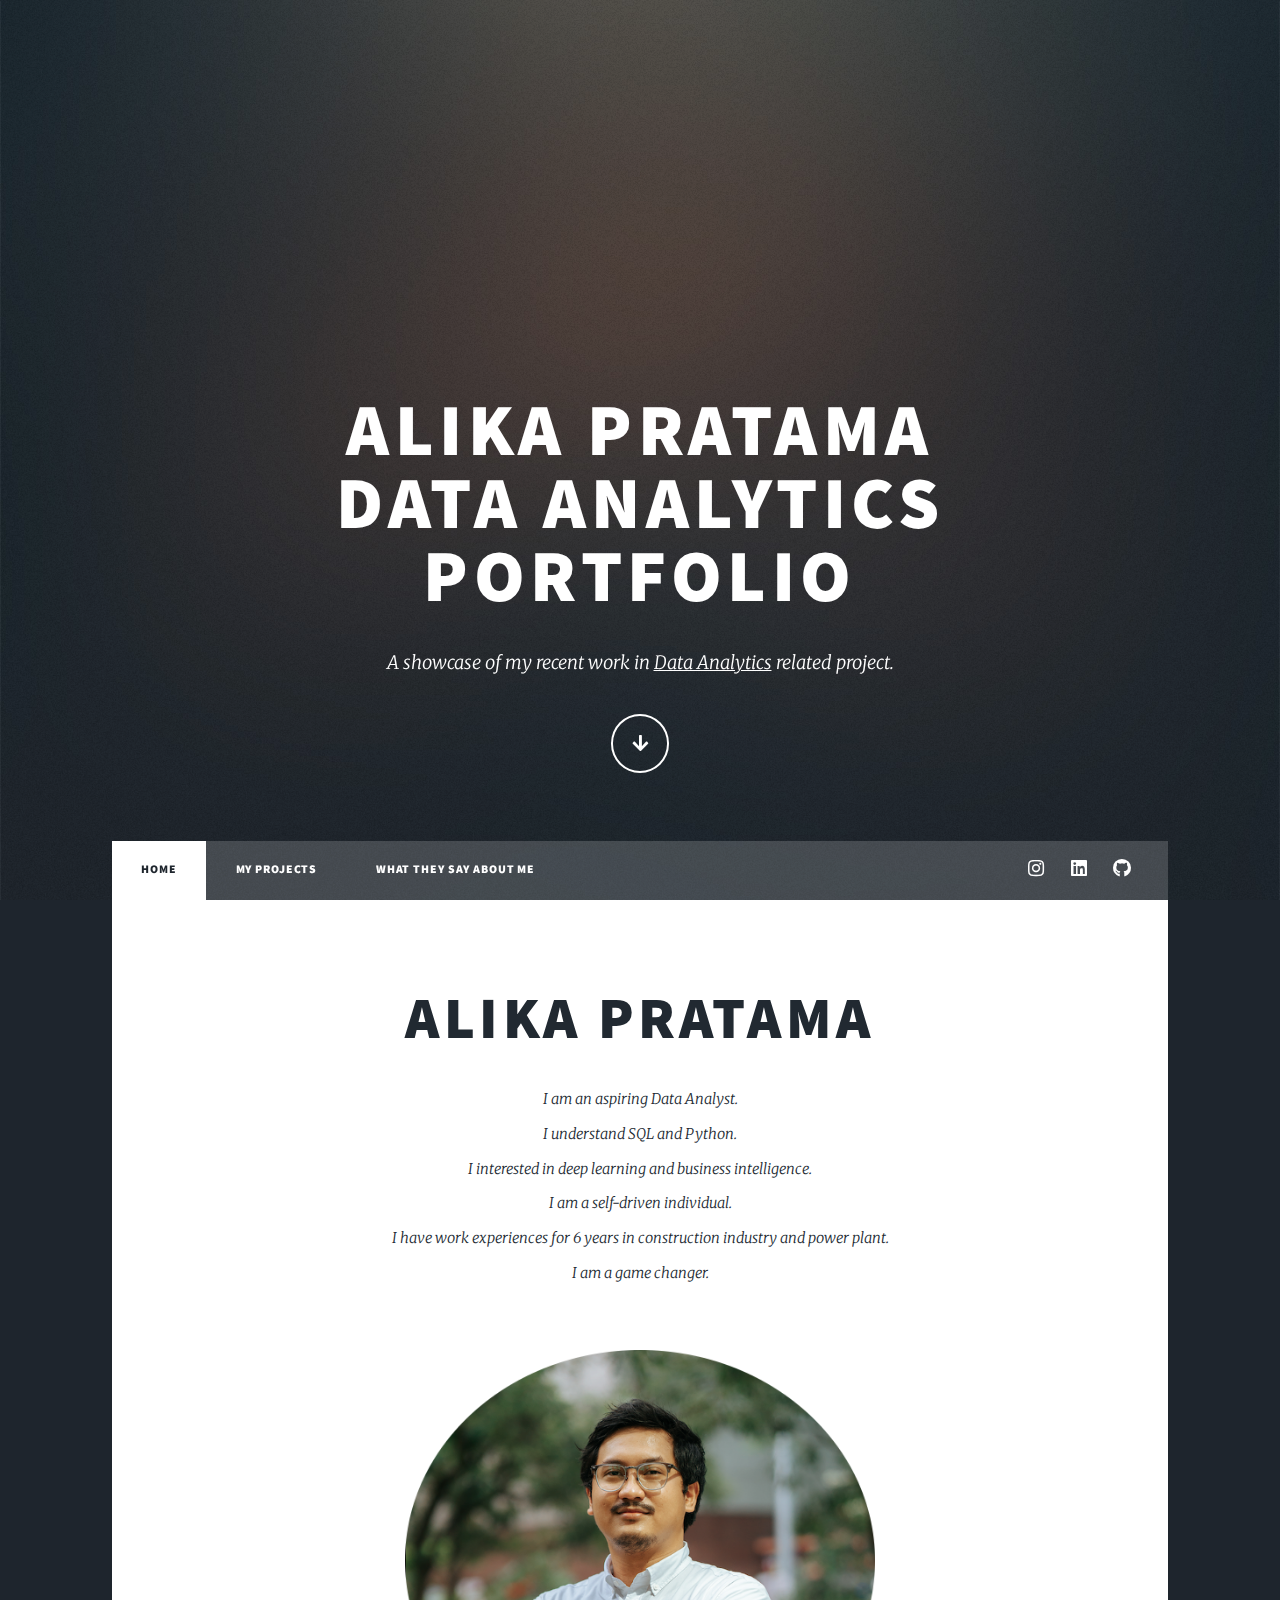
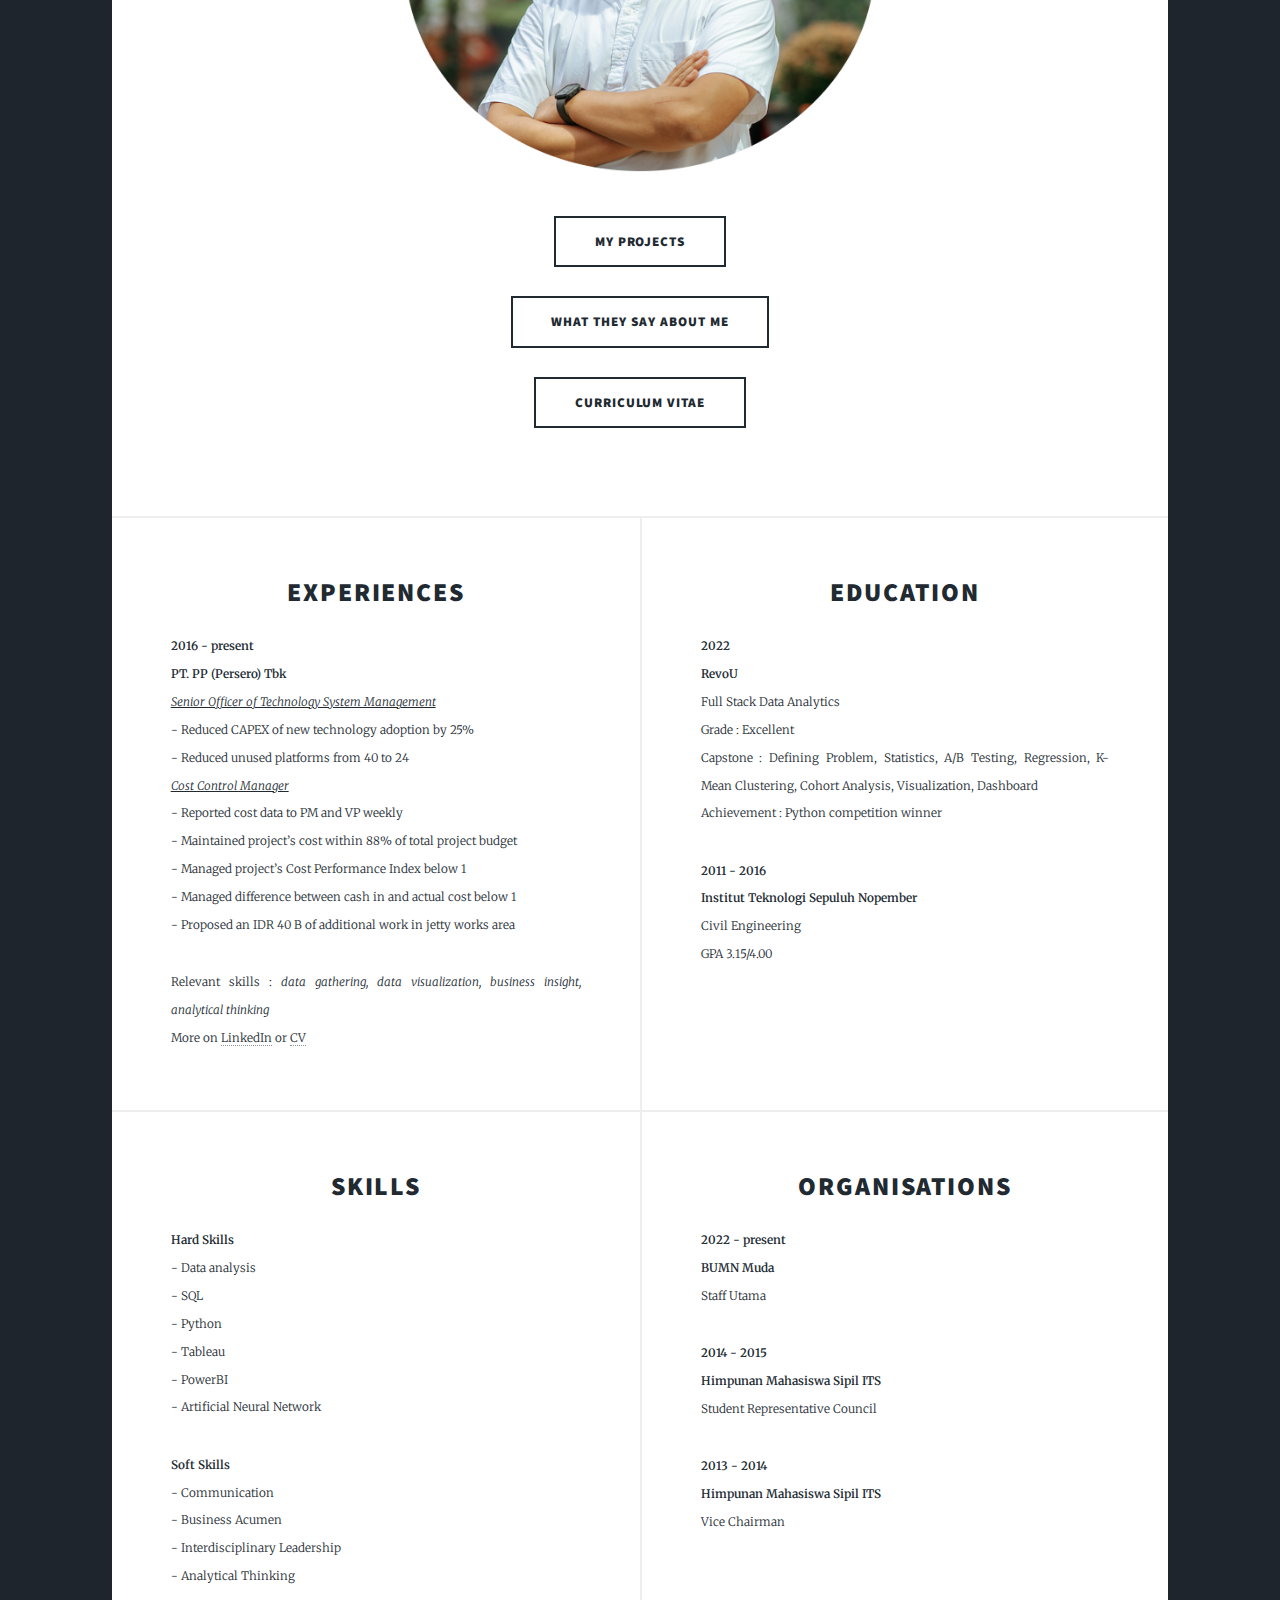
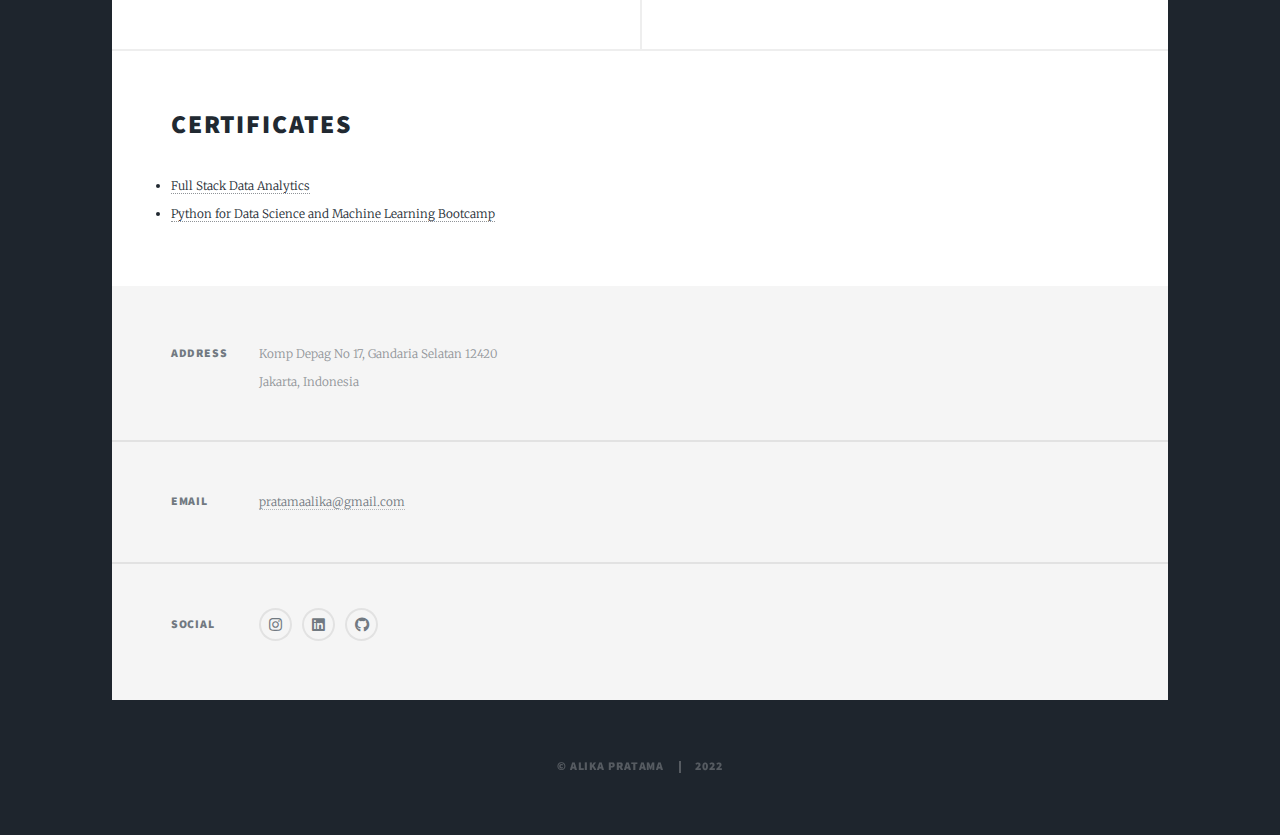
<file: index.html>
<!DOCTYPE HTML>
<html>
	<head>
		<title>Home</title>
		<meta charset="utf-8" />
		<meta name="viewport" content="width=device-width, initial-scale=1, user-scalable=no" />
		<link rel="stylesheet" href="assets/css/main.css" />
		<noscript><link rel="stylesheet" href="assets/css/noscript.css" /></noscript>
		<style>
			 .tab { margin-left: 40px; }
		</style>
		<style>
			.aligncenter {
				text-align: center;
			}
			</style>
	</head>
	<body class="is-preload">

		<!-- Wrapper -->
			<div id="wrapper" class="fade-in">

				<!-- Intro -->
					<div id="intro">
						<h1>Alika Pratama<br />
						Data Analytics<br \>
						Portfolio
					</h1>
						<p>A showcase of my recent work in <u>Data Analytics</u> related project. <a</a></p>
						<ul class="actions">
							<li><a href="#header" class="button icon solid solo fa-arrow-down scrolly">Continue</a></li>
						</ul>
					</div>

				<!-- Header -->
					<header id="header">
						<a href="https://chatwith.io/s/alikapratama" class="logo">Contact Me Now!</a>
					</header>

				<!-- Nav -->
					<nav id="nav">
						<ul class="links">
							<li class="active"><a href="index.html">Home</a></li>
							<li><a href="elements.html">My Projects</a></li>
							<li><a href="generic.html">What they say about me</a></li>
						</ul>
						<ul class="icons">
							<li><a href="https://www.instagram.com/alikapratama/" class="icon brands fa-instagram"><span class="label">Instagram</span></a></li>
							<li><a href="https://www.linkedin.com/in/alika-pratama/" class="icon brands fa-linkedin"><span class="label">LinkedIn</span></a></li>
							<li><a href="https://github.com/alika-pratama/" class="icon brands fa-github"><span class="label">GitHub</span></a></li>
						</ul>
					</nav>

				<!-- Main -->
					<div id="main">

						<!-- Featured Post -->
							<article class="post featured">
								<header class="major">
										<h2>Alika Pratama</h2>
									<p>I am an aspiring Data Analyst.<br \>
										I understand SQL and Python.<br \>
										I interested in deep learning and business intelligence.<br \>
										I am a self-driven individual.<br \>
										I have work experiences for 6 years in construction industry and power plant.<br \>
										I am a game changer.</p>
								</header>
								<center>
								<a href="#" class="image main"><img src="images/alika.png" alt="centered image" /></a>
								</center>
								<ul class="actions special">
									<li><a href="elements.html" class="button large">My Projects</a></li>
								</ul>
								<ul class="actions special">
									<li><a href="generic.html" class="button large">What they say about me</a></li>
								</ul>
								<ul class="actions special">
									<li><a href="https://drive.google.com/file/d/1G6J9w6FsgMO8FU59pXsLK__Ve0LIQ1gv/view" class="button large">Curriculum Vitae</a></li>
								</ul>
							</article>

						<!-- Posts -->
							<section class="posts">
								<article>
									<header>
										<h2><a href="#">Experiences</a></h2>
									</header>
									<p>
										<b>2016 - present</b><br \>
										<b>PT. PP (Persero) Tbk</b><br \>
										<i><u>Senior Officer of Technology System Management</u></i><br \>
										- Reduced CAPEX of new technology adoption by 25%<br \>
										- Reduced unused platforms from 40 to 24<br \>

										<i><u>Cost Control Manager</u></i><br \>
										- Reported cost data to PM and VP weekly<br \>
										- Maintained project’s cost within 88% of total project budget<br \>
										- Managed project’s Cost Performance Index below 1<br \>
										- Managed difference between cash in and actual cost below 1<br \>
										- Proposed an IDR 40 B of additional work in jetty works area<br \>

										<p>
											Relevant skills : <i>data gathering, data visualization, business insight, analytical thinking</i><br \>
											More on <a href="https://www.linkedin.com/in/alika-pratama/">LinkedIn</a> or <a href="https://drive.google.com/file/d/1G6J9w6FsgMO8FU59pXsLK__Ve0LIQ1gv/view">CV</a>
										</p>
								</article>
								<article>
									<header>
										<h2><a href="#">Education</a></h2>
									</header>
									<p>
										<b>2022</b><br \>
										<b>RevoU</b><br \>
										Full Stack Data Analytics<br \>
										Grade : Excellent<br \>
										Capstone : Defining Problem, Statistics, A/B
										Testing, Regression, K-Mean Clustering, Cohort
										Analysis, Visualization, Dashboard<br \>
										Achievement : Python competition winner
									</p>
									<p>
										<b>2011 - 2016</b><br \>
										<b>Institut Teknologi Sepuluh Nopember</b><br \>
										Civil Engineering<br \>
										GPA 3.15/4.00<br \>
									</p>
								</article>
								<article>
									<header>
										<h2><a href="#">Skills</a></h2>
									</header>
									<p>
										<b>Hard Skills</b><br \>
										- Data analysis<br \>
										- SQL<br \>
										- Python<br \>
										- Tableau<br \>
										- PowerBI<br \>
										- Artificial Neural Network<br \>
									</p>
									<p>
										<b>Soft Skills</b><br \>
										- Communication<br \>
										- Business Acumen<br \>
										- Interdisciplinary Leadership<br \>
										- Analytical Thinking<br \>
									</p>
								</article>
								<article>
									<header>
										<h2><a href="#">Organisations</a></h2>
									</header>
									<p>
										<b>2022 - present</b><br \>
										<b>BUMN Muda</b><br \>
										Staff Utama<br \>
									</p>
									<p>
										<b>2014 - 2015</b><br \>
										<b>Himpunan Mahasiswa Sipil ITS</b><br \>
										Student Representative Council<br \>
									</p>
									<p>
										<b>2013 - 2014</b><br \>
										<b>Himpunan Mahasiswa Sipil ITS</b><br \>
										Vice Chairman<br \>
									</p>
								</article>
							</section>
								<article>
									<header>
										<h2><a href="#">Certificates</a></h2>
									</header>
									<p>
										<li><a href="https://certificates.revou.co/alika-pratama-r-lamoni-certificate-completion-fsda21.pdf">Full Stack Data Analytics</a></li>
										<li><a href="https://www.udemy.com/certificate/UC-eab11e3d-f5a7-44d9-ba24-3f8cb255d63c/">Python for Data Science and Machine Learning Bootcamp
										</a></li>
									</p>
								</article>
					</div>

				<!-- Footer -->
					<footer id="footer">
						<section class="split contact">
							<section class="alt">
								<h3>Address</h3>
								<p>Komp Depag No 17, Gandaria Selatan 12420<br />
								Jakarta, Indonesia</p>
							</section>
							<section>
								<h3>Email</h3>
								<p><a href="#">pratamaalika@gmail.com</a></p>
							</section>
							<section>
								<h3>Social</h3>
								<ul class="icons alt">
									<li><a href="https://www.instagram.com/alikapratama/" class="icon brands alt fa-instagram"><span class="label">Instagram</span></a></li>
									<li><a href="https://www.linkedin.com/in/alika-pratama/" class="icon brands alt fa-linkedin"><span class="label">LinkedIn</span></a></li>
									<li><a href="https://github.com/alika-pratama/" class="icon brands alt fa-github"><span class="label">GitHub</span></a></li>
								</ul>
							</section>
						</section>
					</footer>

				<!-- Copyright -->
					<div id="copyright">
						<ul><li>&copy; Alika Pratama</li><li>2022</li></ul>
					</div>

			</div>

		<!-- Scripts -->
			<script src="assets/js/jquery.min.js"></script>
			<script src="assets/js/jquery.scrollex.min.js"></script>
			<script src="assets/js/jquery.scrolly.min.js"></script>
			<script src="assets/js/browser.min.js"></script>
			<script src="assets/js/breakpoints.min.js"></script>
			<script src="assets/js/util.js"></script>
			<script src="assets/js/main.js"></script>

	</body>
</html>
</file>
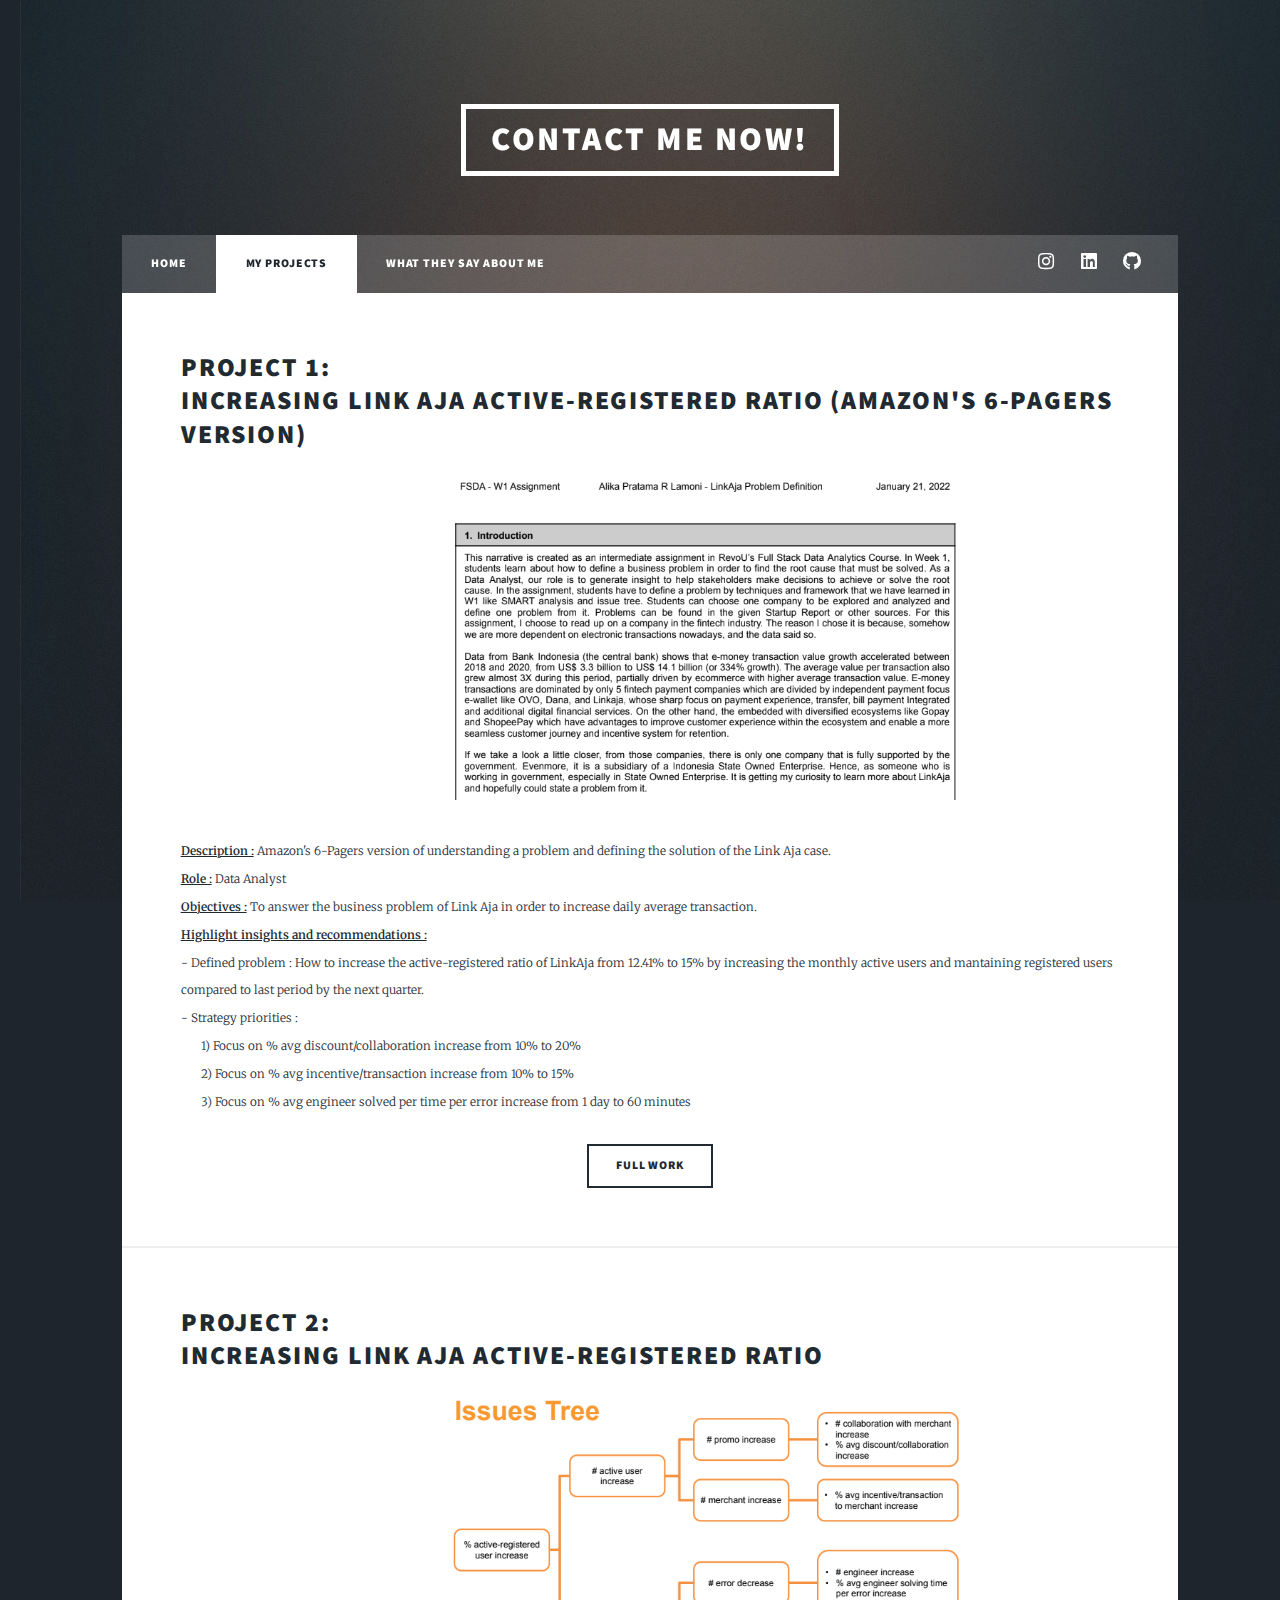
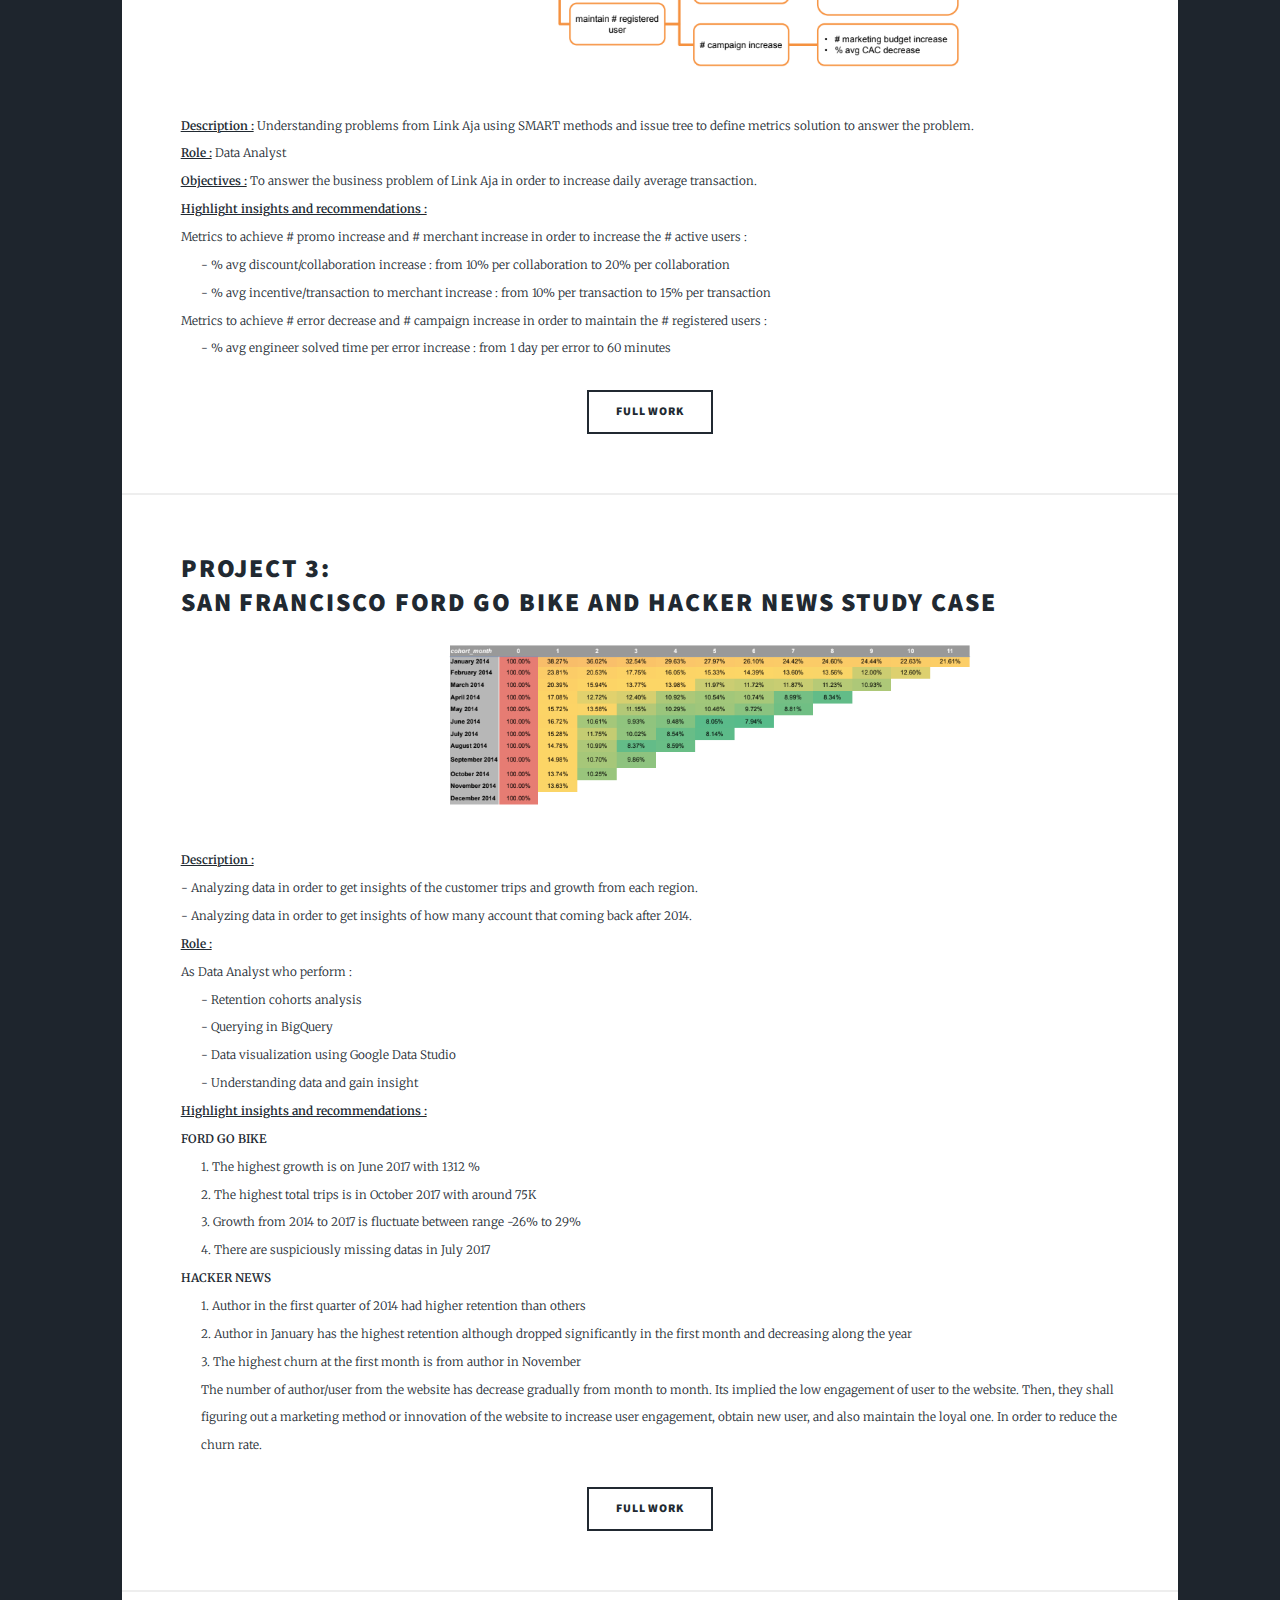
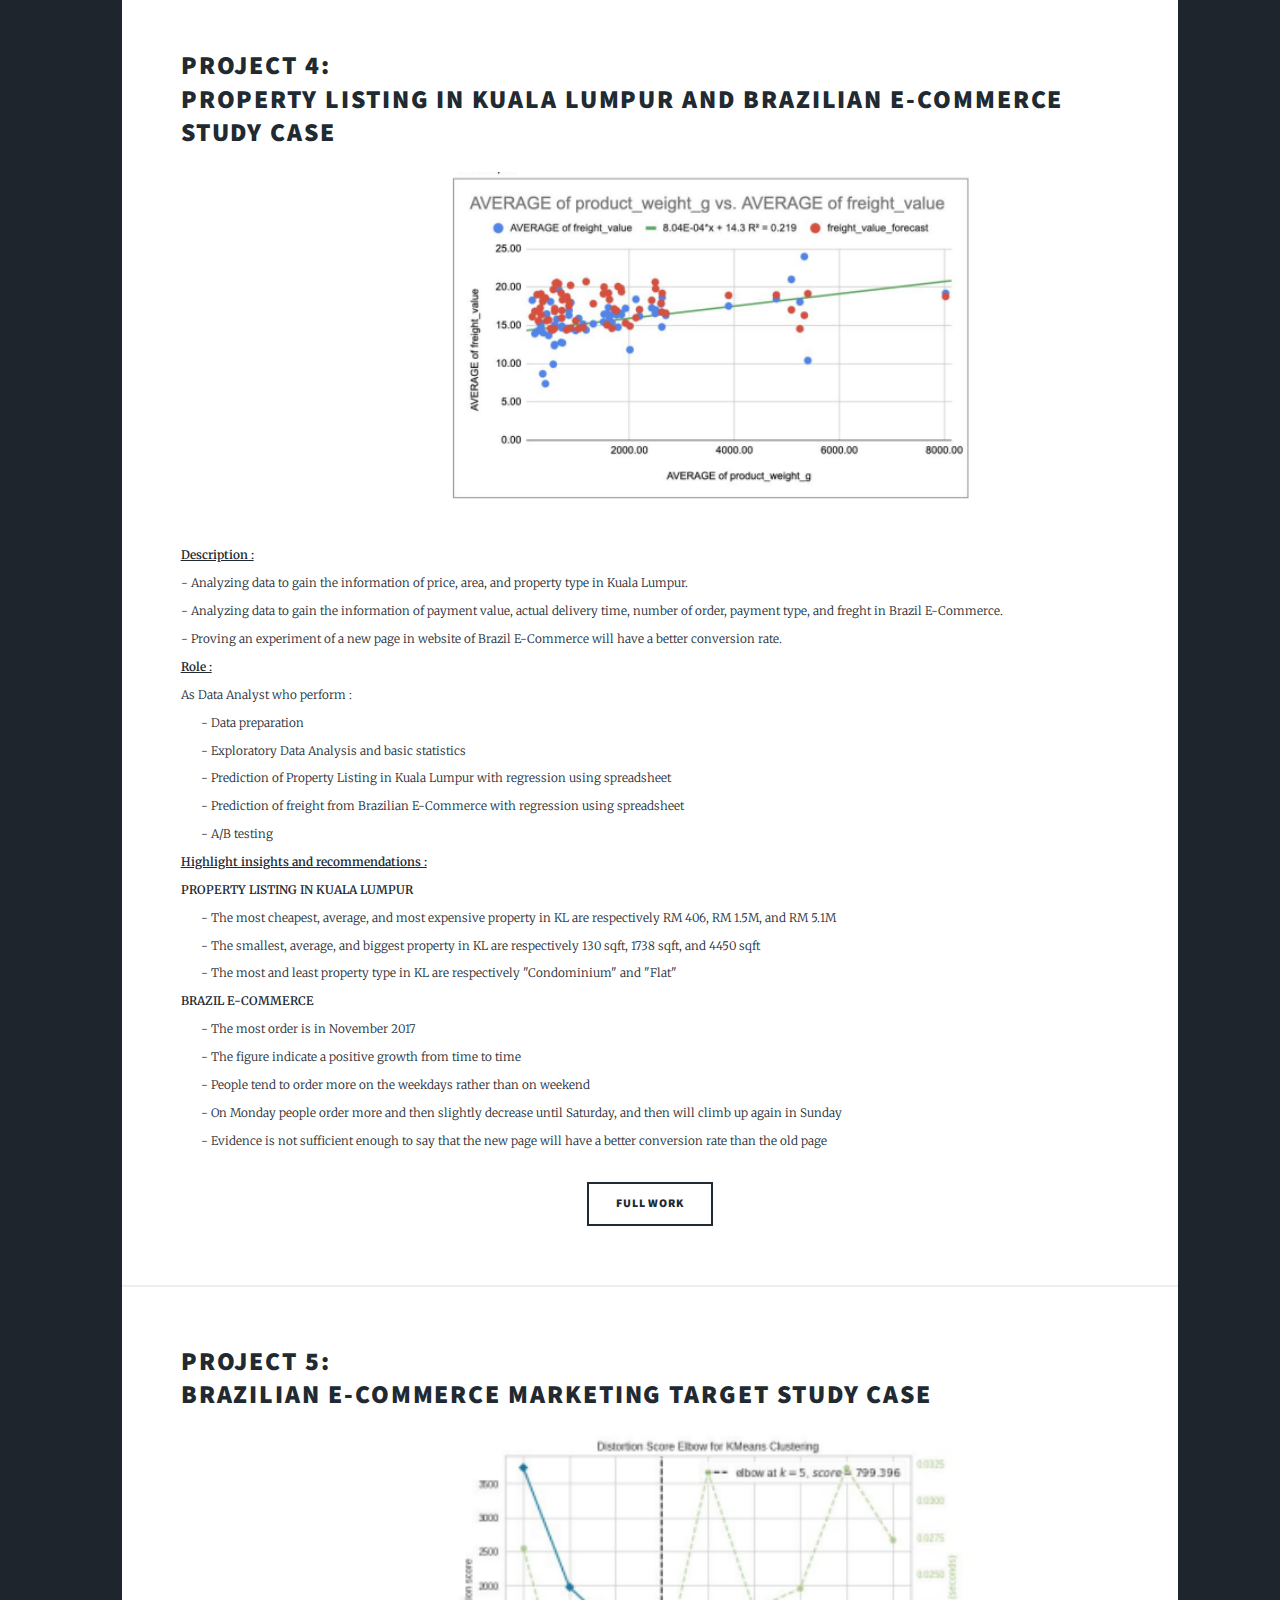
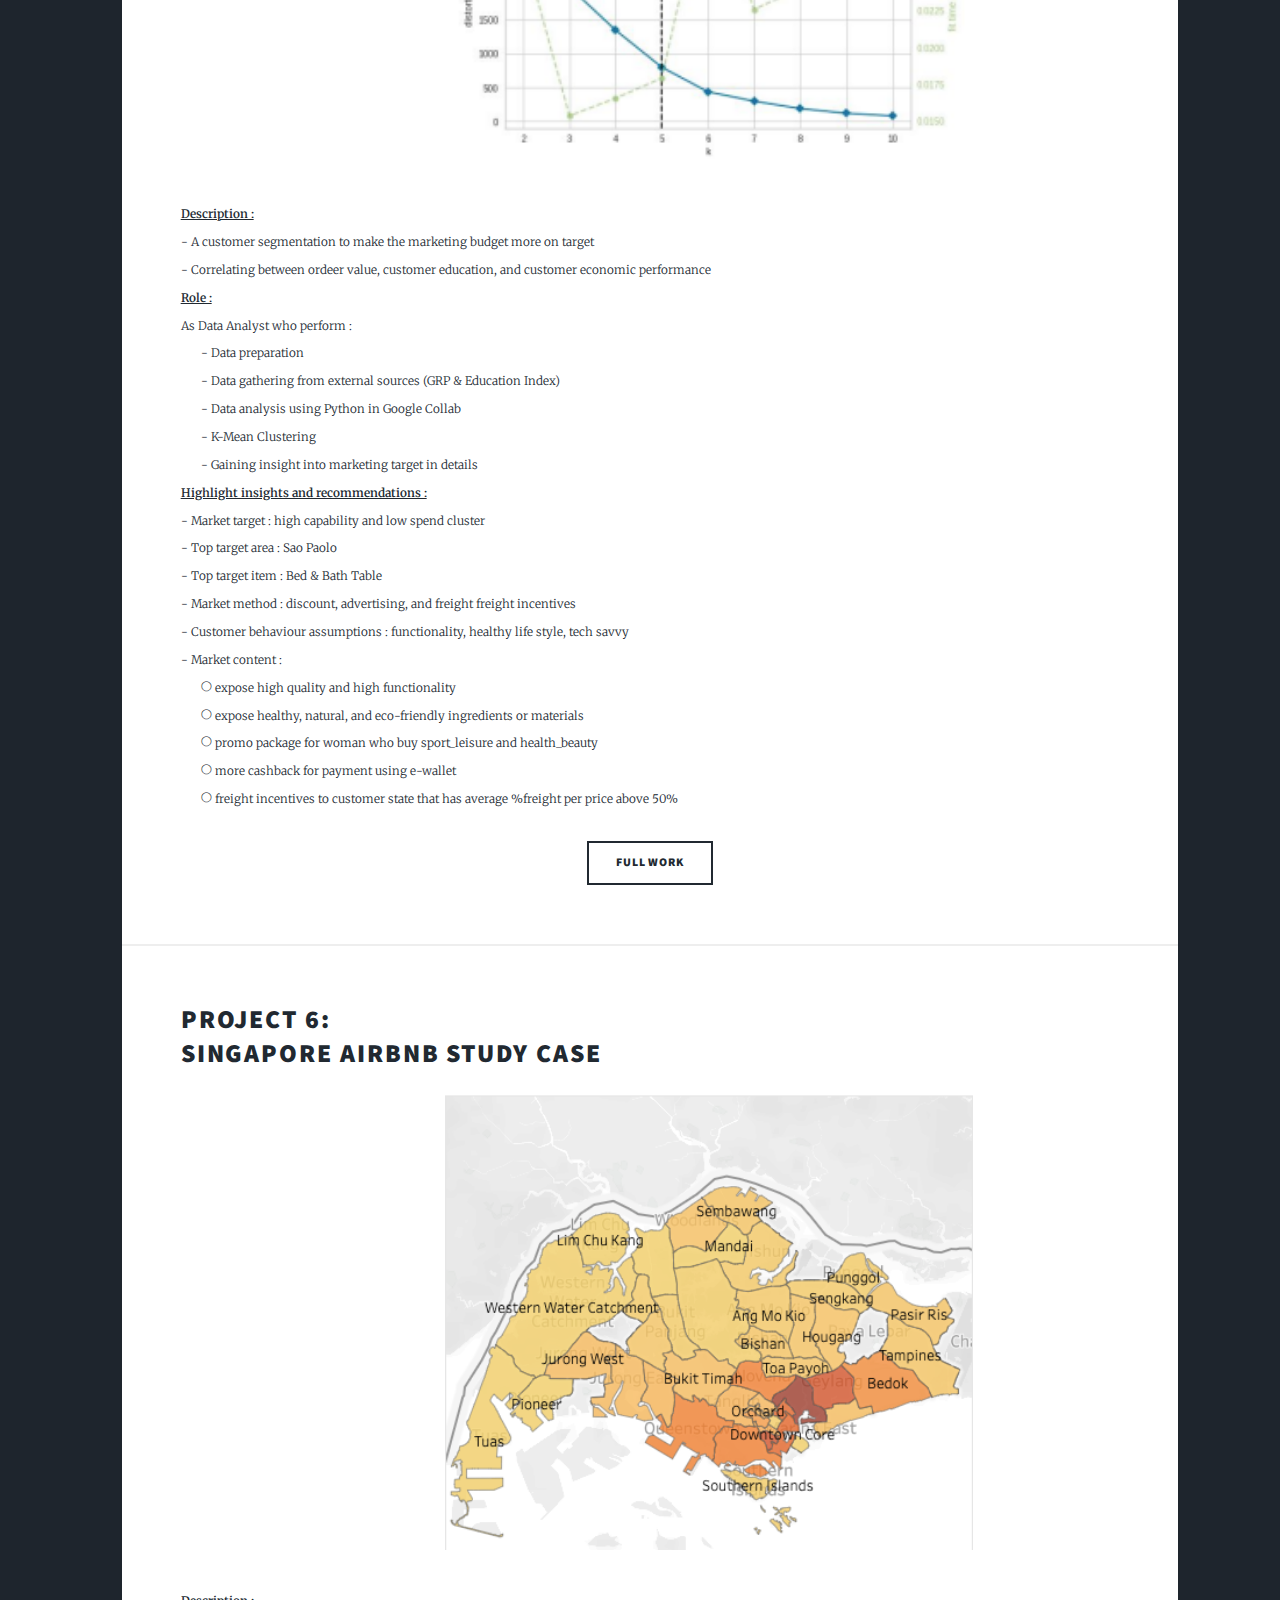
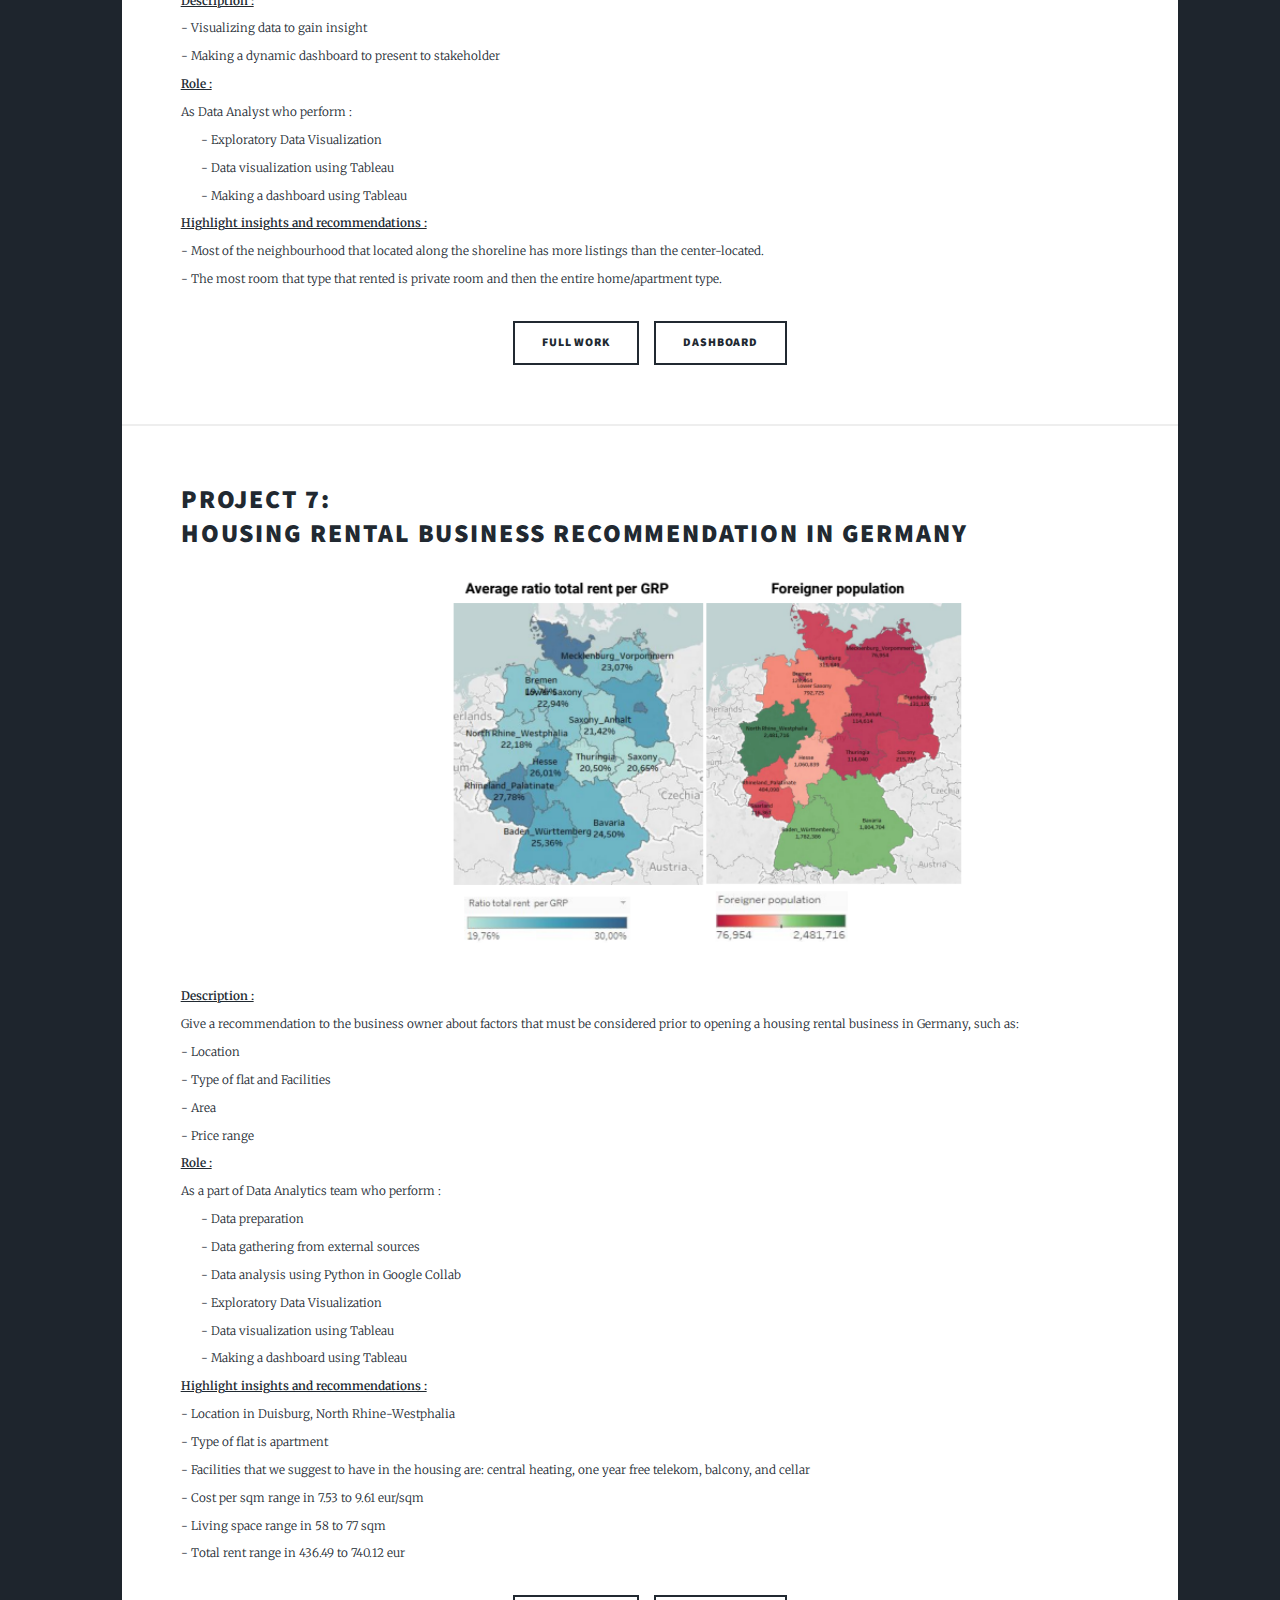
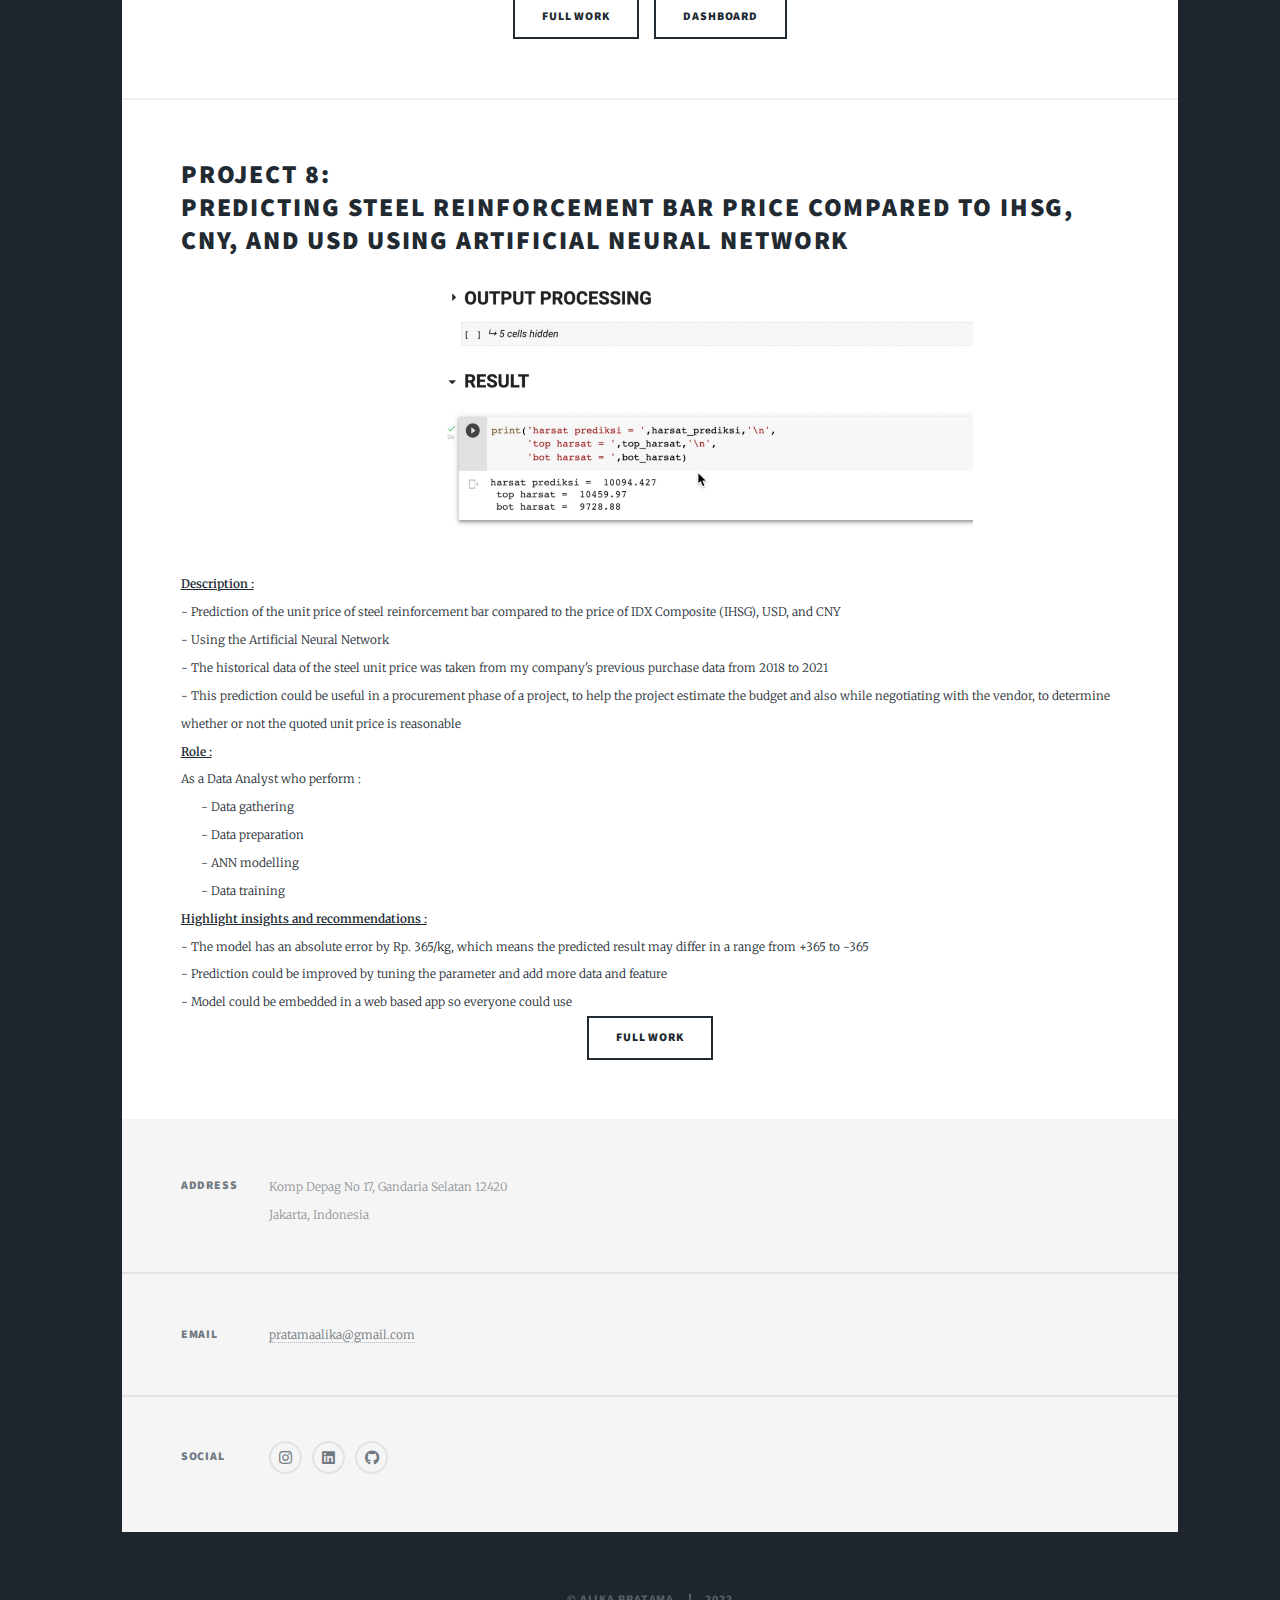
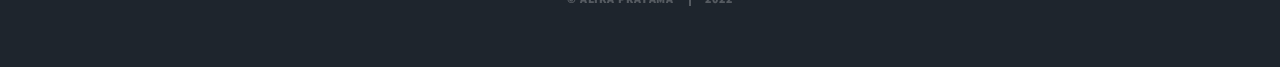
<file: elements.html>
<!DOCTYPE HTML>
<html>
	<head>
		<title>My Projects</title>
		<meta charset="utf-8" />
		<meta name="viewport" content="width=device-width, initial-scale=1, user-scalable=no" />
		<link rel="stylesheet" href="assets/css/main.css" />
		<noscript><link rel="stylesheet" href="assets/css/noscript.css" /></noscript>
		<style>
			div { margin-left: 20px; }
			div.x2 {margin-left: 40px;}
	   </style>
	</head>
	<body class="is-preload">

		<!-- Wrapper -->
			<div id="wrapper">
				<!-- Header -->
					<header id="header">
						<a href="https://chatwith.io/s/alikapratama" class="logo">Contact Me Now!</a>
					</header>

				<!-- Nav -->
					<nav id="nav">
						<ul class="links">
							<li><a href="index.html">Home</a></li>
							<li class="active"><a href="elements.html">My Projects</a></li>
							<li><a href="generic.html">What they say about me</a></li>
						</ul>
						<ul class="icons">
							<li><a href="https://www.instagram.com/alikapratama/" class="icon brands fa-instagram"><span class="label">Instagram</span></a></li>
							<li><a href="https://www.linkedin.com/in/alika-pratama/" class="icon brands fa-linkedin"><span class="label">LinkedIn</span></a></li>
							<li><a href="https://github.com/alika-pratama/" class="icon brands fa-github"><span class="label">GitHub</span></a></li>
						</ul>
					</nav>

				<!-- Main -->
					<div id="main">
						<!-- Posts -->
<!-- 							<section class="posts"> -->
								<article>
									<header>
										<h2><a href="#">Project 1:<br />
											Increasing Link Aja Active-Registered Ratio (Amazon's 6-Pagers Version)</a></h2>
									</header>
									<center><a href="#" class="image fit"><img src="images/project1.png" alt="" /></a></center>
									<u><b>Description :</b></u> Amazon's 6-Pagers version of understanding a problem and defining the solution of the Link Aja case.<br \>
										<u><b>Role :</b></u> Data Analyst<br \>
										<u><b>Objectives :</b></u> To answer the business problem of Link Aja in order to increase daily average transaction.<br \>
										<u><b>Highlight insights and recommendations :</b></u><br \>
										- Defined problem : How to increase the active-registered ratio of LinkAja from 12.41% to 15% by increasing the monthly active users and mantaining registered users compared to last period by the next quarter.<br \>
										- Strategy priorities :
										<div>
											1) Focus on % avg discount/collaboration increase from 10% to 20%<br \>
											2) Focus on % avg incentive/transaction increase from 10% to 15%<br \>
											3) Focus on % avg engineer solved per time per error increase from 1 day to 60 minutes</div>
									<br \>
									<ul class="actions special">
										<li><a href="https://drive.google.com/file/d/1Kj2Drlyt5MMBAXH7t-EOti_boL3vfd4V/view" class="button">Full Work</a></li>
									</ul>
								</article>
								<article>
									<header>
										<h2><a href="#">Project 2:<br />
											Increasing Link Aja Active-Registered Ratio</a></h2>
									</header>
									<center><a href="#" class="image fit"><img src="images/project 2.png" alt="" /></a></center>
									<u><b>Description :</b></u> Understanding problems from Link Aja using SMART methods and issue tree to define metrics solution to answer the problem.<br \>
										<u><b>Role :</b></u> Data Analyst<br \>
										<u><b>Objectives :</b></u> To answer the business problem of Link Aja in order to increase daily average transaction.<br \>
										<u><b>Highlight insights and recommendations :</b></u><br \>
										Metrics to achieve # promo increase and # merchant increase in order to increase the # active users :<br \>
										<div>- % avg discount/collaboration increase : from 10% per collaboration to 20% per collaboration<br \>
										- % avg incentive/transaction to merchant increase : from 10% per transaction to 15% per transaction</div>
										Metrics to achieve # error decrease and # campaign increase in order to maintain the # registered users :<br \>
										<div>- % avg engineer solved time per error increase : from 1 day per error to 60 minutes</div>
									<br \>
									<ul class="actions special">
										<li><a href="https://drive.google.com/file/d/1akJcV4ubBuW7OajFJQCJrgrSAAVM8t03/view" class="button">Full Work</a></li>
									</ul>
								</article>
								<article>
									<header>
										<h2><a href="#">Project 3:<br />
											San Francisco Ford Go Bike and Hacker News Study Case</a></h2>
									</header>
									<center><a href="#" class="image fit"><img src="images/project 3.png" alt="" /></a></center>
									<u><b>Description :</b></u><br \>
										- Analyzing data in order to get insights of the customer trips and growth from each region.<br \>
										- Analyzing data in order to  get insights of how many account that coming back after 2014.<br \>
										<u><b>Role :</b></u><br \>
										As Data Analyst who perform :
										<div>
										- Retention cohorts analysis<br \>
										- Querying in BigQuery<br \>
										- Data visualization using Google Data Studio<br \>
										- Understanding data and gain insight
										</div>
										<u><b>Highlight insights and recommendations :</b></u><br \>
										<b>FORD GO BIKE</b>
										<div>
										1. The highest growth is on June 2017 with 1312 %<br \>
										2. The highest total trips is in October 2017 with around 75K<br \>
										3. Growth from 2014 to 2017 is fluctuate between range -26% to 29%<br \>
										4. There are suspiciously missing datas in July 2017
										</div>
										<b>HACKER NEWS</b>
										<div>
										1. Author in the first quarter of 2014 had higher retention than others<br \>
										2. Author in January has the highest retention although dropped significantly in the
										first month and decreasing along the year<br \>
										3. The highest churn at the first month is from author in November<br \>
										The number of author/user from the website has decrease gradually from month to
										month. Its implied the low engagement of user to the website. Then, they shall figuring
										out a marketing method or innovation of the website to increase user engagement,
										obtain new user, and also maintain the loyal one. In order to reduce the churn rate.
										</div>
										<br \>
									<ul class="actions special">
										<li><a href="https://drive.google.com/file/d/1MsK47HC9zrteIBkrlheT6Ph0dA1Oc3uH/view" class="button">Full Work</a></li>
									</ul>
								</article>
								<article>
									<header>
										<h2><a href="#">Project 4:<br />
											Property Listing in Kuala Lumpur and Brazilian E-Commerce Study Case</a></h2>
									</header>
									<center><a href="#" class="image fit"><img src="images/project 4-c.png" alt="" /></a></center>
									<u><b>Description :</b></u><br \>
										- Analyzing data to gain the information of price, area, and property type in Kuala Lumpur.<br \>
										- Analyzing data to gain the information of payment value, actual delivery time, number of order, payment type, and freght in Brazil E-Commerce.<br \>
										- Proving an experiment of a new page in website of Brazil E-Commerce will have a better conversion rate.<br \>
										<u><b>Role :</b></u><br \>
										As Data Analyst who perform :<br \>
										<div>
										- Data preparation<br \>
										- Exploratory Data Analysis and basic statistics<br \>
										- Prediction of Property Listing in Kuala Lumpur with regression using spreadsheet<br \>
										- Prediction of freight from Brazilian E-Commerce with regression using spreadsheet<br \>
										- A/B testing
										</div>
										<u><b>Highlight insights and recommendations :</b></u><br \>
										<b>PROPERTY LISTING IN KUALA LUMPUR</b>
										<div>
										- The most cheapest, average, and most expensive property in KL are respectively RM 406, RM 1.5M, and RM 5.1M<br \>
										- The smallest, average, and biggest property in KL are respectively 130 sqft, 1738 sqft, and 4450 sqft<br \>
										- The most and least property type in KL are respectively "Condominium" and "Flat"
										</div>
										<b>BRAZIL E-COMMERCE</b>
										<div>
										- The most order is in November 2017<br \>
										- The figure indicate a positive growth from time to time<br \>
										- People tend to order more on the weekdays rather than on weekend<br \>
										- On Monday people order more and then slightly decrease until Saturday, and then will climb up again in Sunday<br \>
										- Evidence is not sufficient enough to say that the new page will have a better conversion rate than the old page
										</div>
									<br \>
									<ul class="actions special">
										<li><a href="https://drive.google.com/file/d/1p4tqkok6zD_diii1JPx3Z_spSU3ZjgXS/view" class="button">Full Work</a></li>
									</ul>
								</article>
								<article>
									<header>
										<h2><a href="#">Project 5:<br />
											Brazilian E-Commerce Marketing Target Study Case</a></h2>
									</header>
									<center><a href="#" class="image fit"><img src="images/project 5-b.png" alt="" /></a></center>
									<u><b>Description :</b></u><br >
										- A customer segmentation to make the marketing budget more on target<br \>
										- Correlating between ordeer value, customer education, and customer economic performance<br \>
										<u><b>Role :</b></u><br \>
										As Data Analyst who perform :<br \>
										<div>
										- Data preparation<br \>
										- Data gathering from external sources (GRP & Education Index)<br \>
										- Data analysis using Python in Google Collab<br \>
										- K-Mean Clustering<br \>
										- Gaining insight into marketing target in details
										</div>
										<u><b>Highlight insights and recommendations :</b></u><br \>
										- Market target : high capability and low spend cluster<br \>
										- Top target area : Sao Paolo<br \>
										- Top target item : Bed & Bath Table<br \>
										- Market method : discount, advertising, and freight freight incentives<br \>
										- Customer behaviour assumptions : functionality, healthy life style, tech savvy<br \>
										- Market content :
										<div>
										○ expose high quality and high functionality<br \>
										○ expose healthy, natural, and eco-friendly ingredients or materials<br \>
										○ promo package for woman who buy sport_leisure and health_beauty<br \>
										○ more cashback for payment using e-wallet<br \>
										○ freight incentives to customer state that has average %freight per price above 50%
										</div>
									<br \>
									<ul class="actions special">
										<li><a href="https://drive.google.com/file/d/166lnxLZuiNhnYnnvelLSRr8OqNYaiu8n/view" class="button">Full Work</a></li>
									</ul>
								</article>
								<article>
									<header>
										<h2><a href="#">Project 6:<br />
											Singapore AirBnB Study Case</a></h2>
									</header>
									<center><a href="#" class="image fit"><img src="images/project 6.png" alt="" /></a></center>
									<u><b>Description :</b></u><br \>
										- Visualizing data to gain insight<br \>
										- Making a dynamic dashboard to present to stakeholder<br \>
										<u><b>Role :</b></u><br \>
										As Data Analyst who perform :
										<div>
										- Exploratory Data Visualization<br \>
										- Data visualization using Tableau<br \>
										- Making a dashboard using Tableau
										</div>
										<u><b>Highlight insights and recommendations :</b></u><br \>
										- Most of the neighbourhood that located along the shoreline has more listings than the center-located.<br \>
										- The most room that type that rented is private room and then the entire home/apartment type.
									<br \><br \>
									<ul class="actions special">
										<li><a href="https://drive.google.com/file/d/1xr-jhJPkIL-Obim5dwcGCO-dSlXe9OWP/view" class="button">Full Work</a></li>
										<li><a href="https://public.tableau.com/app/profile/alika.pratama.r.lamoni/viz/AlikaPratama_RevoU_Advanced_EDA/ExploratoryDataAnalysis" class="button">Dashboard</a></li>
									</ul>
								</article>
								<article>
									<header>
										<h2><a href="#">Project 7:<br />
											Housing Rental Business Recommendation in Germany</a></h2>
									</header>
									<center><a href="#" class="image fit"><img src="images/project 7.png" alt="" /></a></center>
									<u><b>Description :</b></u><br \>
										Give a recommendation to the business owner about factors that must be considered prior to opening a housing rental business in Germany, such as:<br \>
										- Location<br \>
										- Type of flat and Facilities<br \>
										- Area<br \>
										- Price range<br \>
										<u><b>Role :</b></u><br \>
										As a part of Data Analytics team who perform :
										<div>
										- Data preparation<br \>
										- Data gathering from external sources<br \>
										- Data analysis using Python in Google Collab<br \>
										- Exploratory Data Visualization<br \>
										- Data visualization using Tableau<br \>
										- Making a dashboard using Tableau
										</div>
										<u><b>Highlight insights and recommendations :</b></u><br \>
										- Location in Duisburg, North Rhine-Westphalia<br \>
										- Type of flat is apartment<br \>
										- Facilities that we suggest to have in the housing are: central heating, one year free telekom, balcony, and cellar<br \>
										- Cost per sqm range in 7.53 to 9.61 eur/sqm<br \>
										- Living space range in 58 to 77 sqm<br \>
										- Total rent range in 436.49 to 740.12 eur
									<br \><br \>										
									<ul class="actions special">
										<li><a href="https://drive.google.com/file/d/1QXU8TIqKIrpzzfyYmSdYc2odHcBHQorJ/view" class="button">Full Work</a></li>
										<li><a href="https://public.tableau.com/app/profile/godeliva/viz/GFPpastibisa_16497133285480/Story1" class="button">Dashboard</a></li>
									</ul>
								</article>
								<article>
									<header>
										<h2><a href="#">Project 8:<br />
											Predicting Steel Reinforcement Bar Price Compared to IHSG, CNY, and USD using Artificial Neural Network</a></h2>
									</header>
									<center><a href="#" class="image fit"><img src="images/project 8.png" alt="" /></a></center>
									<u><b>Description :</b></u><br \>
									- Prediction of the unit price of steel reinforcement bar compared to the price of IDX Composite (IHSG), USD, and CNY<br />
									- Using the Artificial Neural Network<br />
									- The historical data of the steel unit price was taken from my company's previous purchase data from 2018 to 2021<br />
									- This prediction could be useful in a procurement phase of a project, to help the project estimate the budget and also while negotiating with the vendor, to determine whether or not the quoted unit price is reasonable<br />
									<u><b>Role :</b></u><br \>
									As a Data Analyst who perform :<br \>
									<div>
									- Data gathering<br \>
									- Data preparation<br \>
									- ANN modelling<br \>
									- Data training<br \>
									</div>
									<u><b>Highlight insights and recommendations :</b></u><br \>
									- The model has an absolute error by Rp. 365/kg, which means the predicted result may differ in a range from +365 to -365<br />
									- Prediction could be improved by tuning the parameter and add more data and feature<br \>
									- Model could be embedded in a web based app so everyone could use
															
									<ul class="actions special">
										<li><a href="https://github.com/alika-pratama/predicting-rebar" class="button">Full Work</a></li>
									</ul>
								</article>
<!-- 							</section> -->
					</div>

				<!-- Footer -->
					<footer id="footer">
						<section class="split contact">
							<section class="alt">
								<h3>Address</h3>
								<p>Komp Depag No 17, Gandaria Selatan 12420<br />
								Jakarta, Indonesia</p>
							</section>
							<section>
								<h3>Email</h3>
								<p><a href="#">pratamaalika@gmail.com</a></p>
							</section>
							<section>
								<h3>Social</h3>
								<ul class="icons alt">
									<li><a href="https://www.instagram.com/alikapratama/" class="icon brands alt fa-instagram"><span class="label">Instagram</span></a></li>
									<li><a href="https://www.linkedin.com/in/alika-pratama/" class="icon brands alt fa-linkedin"><span class="label">LinkedIn</span></a></li>
									<li><a href="https://github.com/alika-pratama/" class="icon brands alt fa-github"><span class="label">GitHub</span></a></li>
								</ul>
							</section>
						</section>
					</footer>

				<!-- Copyright -->
					<div id="copyright">
						<ul><li>&copy; Alika Pratama</li><li>2022</li></ul>
					</div>

			</div>

		<!-- Scripts -->
			<script src="assets/js/jquery.min.js"></script>
			<script src="assets/js/jquery.scrollex.min.js"></script>
			<script src="assets/js/jquery.scrolly.min.js"></script>
			<script src="assets/js/browser.min.js"></script>
			<script src="assets/js/breakpoints.min.js"></script>
			<script src="assets/js/util.js"></script>
			<script src="assets/js/main.js"></script>

	</body>
</html>
</file>
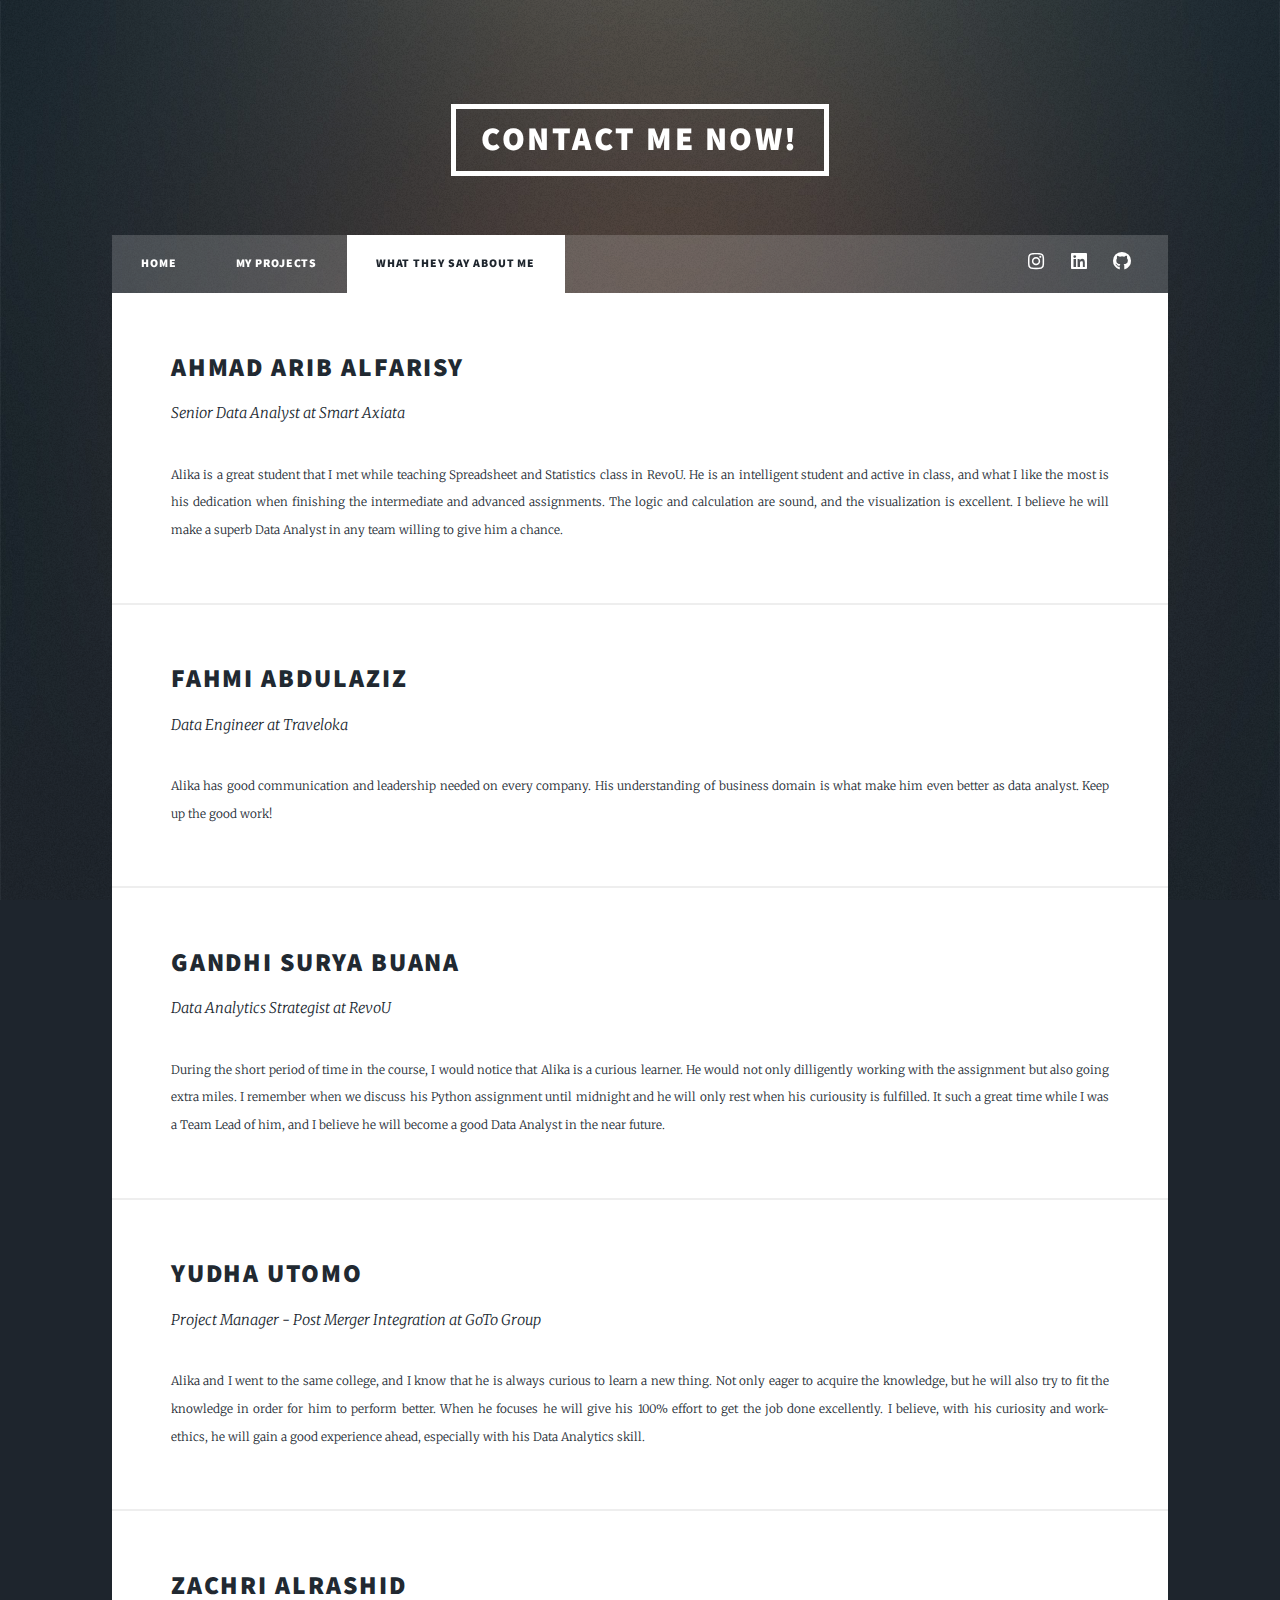
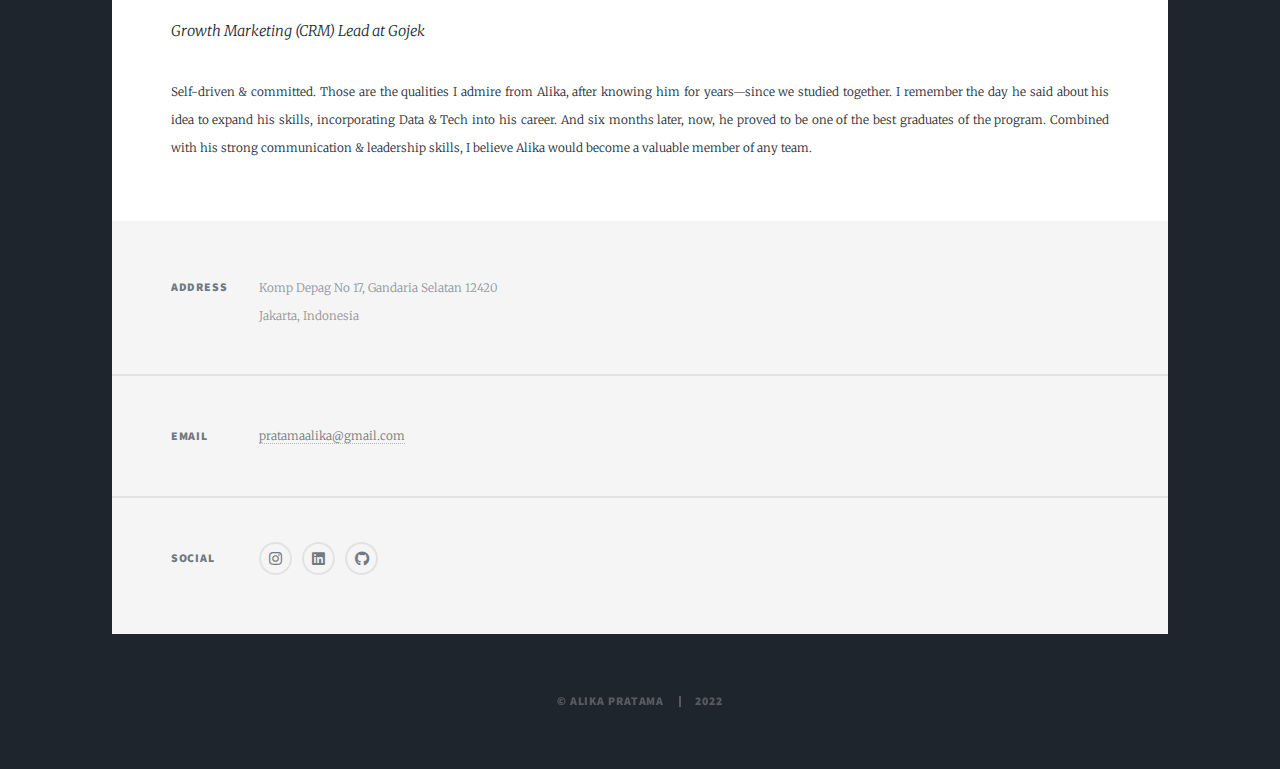
<file: generic.html>
<!DOCTYPE HTML>
<html>
	<head>
		<title>What they talk about Alika</title>
		<meta charset="utf-8" />
		<meta name="viewport" content="width=device-width, initial-scale=1, user-scalable=no" />
		<link rel="stylesheet" href="assets/css/main.css" />
		<noscript><link rel="stylesheet" href="assets/css/noscript.css" /></noscript>
	</head>
	<body class="is-preload">

		<!-- Wrapper -->
			<div id="wrapper">

				<!-- Header -->
					<header id="header">
						<a href="https://chatwith.io/s/alikapratama" class="logo">Contact Me Now!</a>
					</header>

				<!-- Nav -->
					<nav id="nav">
						<ul class="links">
							<li><a href="index.html">Home</a></li>
							<li><a href="elements.html">My Projects</a></li>
							<li class="active"><a href="generic.html">What they say about me</a></li>
						</ul>
						<ul class="icons">
							<li><a href="https://www.instagram.com/alikapratama/" class="icon brands fa-instagram"><span class="label">Instagram</span></a></li>
							<li><a href="https://www.linkedin.com/in/alika-pratama/" class="icon brands fa-linkedin"><span class="label">LinkedIn</span></a></li>
							<li><a href="https://github.com/alika-pratama/" class="icon brands fa-github"><span class="label">GitHub</span></a></li>
						</ul>
					</nav>

				<!-- Main -->
					<div id="main">

						<!-- Post -->
							<article>
								<header>
									<h2><a href="https://www.linkedin.com/in/ahmadaribalfarisy/">Ahmad Arib Alfarisy</a></h2>
									<p>Senior Data Analyst at Smart Axiata</p>
								</header>
								<p>Alika is a great student that I met while teaching Spreadsheet and Statistics class in RevoU. He is an intelligent student and active in class, and what I like the most is his dedication when finishing the intermediate and advanced assignments. The logic and calculation are sound, and the visualization is excellent. I believe he will make a superb Data Analyst in any team willing to give him a chance.</p>
							</article>
							<article>
								<header>
									<h2><a href="https://www.linkedin.com/in/fahmi-abdulaziz/">Fahmi Abdulaziz</a></h2>
									<p>Data Engineer at Traveloka</p>
								</header>
								<p>Alika has good communication and leadership needed on every company. His understanding of business domain is what make him even better as data analyst. Keep up the good work!</p>
							</article>
							<article>
								<header>
									<h2><a href="https://www.linkedin.com/in/gandhisuryab/">Gandhi Surya Buana</a></h2>
									<p>Data Analytics Strategist at RevoU</p>
								</header>
								<p>During the short period of time in the course, I would notice that Alika is a curious learner. He would not only dilligently working with the assignment but also going extra miles. I remember when we discuss his Python assignment until midnight and he will only rest when his curiousity is fulfilled. It such a great time while I was a Team Lead of him, and I believe he will become a good Data Analyst in the near future.</p>
							</article>
							<article>
								<header>
									<h2><a href="https://www.linkedin.com/in/achmadyudhautomo/">Yudha Utomo</a></h2>
									<p>Project Manager - Post Merger Integration at GoTo Group </p>
								</header>
								<p>Alika and I went to the same college, and I know that he is always curious to learn a new thing. Not only eager to acquire the knowledge, but he will also try to fit the knowledge in order for him to perform better.

									When he focuses he will give his 100% effort to get the job done excellently. I believe, with his curiosity and work-ethics, he will gain a good experience ahead, especially with his Data Analytics skill.</p>
							</article>
							<article>
								<header>
									<h2><a href="https://www.linkedin.com/in/zachrialrashid/">Zachri Alrashid</a></h2>
									<p>Growth Marketing (CRM) Lead at Gojek</p>
								</header>
								<p>Self-driven & committed. Those are the qualities I admire from Alika, after knowing him for years—since we studied together. 

									I remember the day he said about his idea to expand his skills, incorporating Data & Tech into his career. And six months later, now, he proved to be one of the best graduates of the program. 
									
									Combined with his strong communication & leadership skills, I believe Alika would become a valuable member of any team.</p>
							</article>
					</div>

				<!-- Footer -->
				<footer id="footer">
					<section class="split contact">
						<section class="alt">
							<h3>Address</h3>
							<p>Komp Depag No 17, Gandaria Selatan 12420<br />
							Jakarta, Indonesia</p>
						</section>
						<section>
							<h3>Email</h3>
							<p><a href="#">pratamaalika@gmail.com</a></p>
						</section>
						<section>
							<h3>Social</h3>
							<ul class="icons alt">
								<li><a href="https://www.instagram.com/alikapratama/" class="icon brands alt fa-instagram"><span class="label">Instagram</span></a></li>
								<li><a href="https://www.linkedin.com/in/alika-pratama/" class="icon brands alt fa-linkedin"><span class="label">LinkedIn</span></a></li>
								<li><a href="https://github.com/alika-pratama/" class="icon brands alt fa-github"><span class="label">GitHub</span></a></li>
							</ul>
						</section>
					</section>
				</footer>

			<!-- Copyright -->
				<div id="copyright">
					<ul><li>&copy; Alika Pratama</li><li>2022</li></ul>
				</div>

		</div>

	<!-- Scripts -->
		<script src="assets/js/jquery.min.js"></script>
		<script src="assets/js/jquery.scrollex.min.js"></script>
		<script src="assets/js/jquery.scrolly.min.js"></script>
		<script src="assets/js/browser.min.js"></script>
		<script src="assets/js/breakpoints.min.js"></script>
		<script src="assets/js/util.js"></script>
		<script src="assets/js/main.js"></script>

</body>
</html>
</file>
<file: assets/css/main.css>
@import url(fontawesome-all.min.css);
@import url("https://fonts.googleapis.com/css?family=Merriweather:300,700,300italic,700italic|Source+Sans+Pro:900");

/*
	Massively by HTML5 UP
	html5up.net | @ajlkn
	Free for personal and commercial use under the CCA 3.0 license (html5up.net/license)
*/

html, body, div, span, applet, object,
iframe, h1, h2, h3, h4, h5, h6, p, blockquote,
pre, a, abbr, acronym, address, big, cite,
code, del, dfn, em, img, ins, kbd, q, s, samp,
small, strike, strong, sub, sup, tt, var, b,
u, i, center, dl, dt, dd, ol, ul, li, fieldset,
form, label, legend, table, caption, tbody,
tfoot, thead, tr, th, td, article, aside,
canvas, details, embed, figure, figcaption,
footer, header, hgroup, menu, nav, output, ruby,
section, summary, time, mark, audio, video {
	margin: 0;
	padding: 0;
	border: 0;
	font-size: 100%;
	font: inherit;
	vertical-align: baseline;}

article, aside, details, figcaption, figure,
footer, header, hgroup, menu, nav, section {
	display: block;}

body {
	line-height: 1;
}

ol, ul {
	list-style: none;
}

blockquote, q {
	quotes: none;
}

	blockquote:before, blockquote:after, q:before, q:after {
		content: '';
		content: none;
	}

table {
	border-collapse: collapse;
	border-spacing: 0;
}

body {
	-webkit-text-size-adjust: none;
}

mark {
	background-color: transparent;
	color: inherit;
}

input::-moz-focus-inner {
	border: 0;
	padding: 0;
}

input, select, textarea {
	-moz-appearance: none;
	-webkit-appearance: none;
	-ms-appearance: none;
	appearance: none;
}

/* Basic */

	@-ms-viewport {
		width: device-width;
	}

	body {
		-ms-overflow-style: scrollbar;
	}

	@media screen and (max-width: 480px) {

		html, body {
			min-width: 320px;
		}

	}

	html {
		box-sizing: border-box;
	}

	*, *:before, *:after {
		box-sizing: inherit;
	}

	body {
		background-color: #1e252d;
	}

		body.is-preload *, body.is-preload *:before, body.is-preload *:after {
			-moz-animation: none !important;
			-webkit-animation: none !important;
			-ms-animation: none !important;
			animation: none !important;
			-moz-transition: none !important;
			-webkit-transition: none !important;
			-ms-transition: none !important;
			transition: none !important;
		}

/* Type */

	html {
		font-size: 16pt;
	}

		@media screen and (max-width: 1680px) {

			html {
				font-size: 12pt;
			}

		}

		@media screen and (max-width: 1280px) {

			html {
				font-size: 11pt;
			}

		}

		@media screen and (max-width: 360px) {

			html {
				font-size: 10pt;
			}

		}

	body {
		color: #212931;
	}

	body, input, select, textarea {
		font-family: "Merriweather", Georgia, serif;
		font-weight: 300;
		font-size: 0.8rem;
		line-height: 2.375;
	}

	a {
		-moz-transition: color 0.2s ease-in-out, background-color 0.2s ease-in-out, border-color 0.2s ease-in-out, box-shadow 0.2s ease-in-out;
		-webkit-transition: color 0.2s ease-in-out, background-color 0.2s ease-in-out, border-color 0.2s ease-in-out, box-shadow 0.2s ease-in-out;
		-ms-transition: color 0.2s ease-in-out, background-color 0.2s ease-in-out, border-color 0.2s ease-in-out, box-shadow 0.2s ease-in-out;
		transition: color 0.2s ease-in-out, background-color 0.2s ease-in-out, border-color 0.2s ease-in-out, box-shadow 0.2s ease-in-out;
		border-bottom: dotted 1px;
		text-decoration: none;
	}

		a:hover {
			border-bottom-color: transparent;
		}

	strong, b {
		font-weight: 600;
	}

	em, i {
		font-style: italic;
	}

	p {
		text-align: justify;
		margin: 0 0 2rem 0;
	}

	h1, h2, h3, h4, h5, h6 {
		font-family: "Source Sans Pro", Helvetica, sans-serif;
		font-weight: 900;
		line-height: 1.5;
		letter-spacing: 0.075em;
		text-transform: uppercase;
		margin: 0 0 1rem 0;
	}

		h1 a, h2 a, h3 a, h4 a, h5 a, h6 a {
			border-bottom: 0;
			color: inherit;
			text-decoration: none;
		}

	h1 {
		font-size: 4rem;
		line-height: 1.1;
		margin: 0 0 2rem 0;
	}

	h2 {
		font-size: 1.75rem;
		line-height: 1.3;
		margin: 0 0 1.5rem 0;
	}

	h3 {
		font-size: 1.25rem;
		margin: 0 0 1.5rem 0;
	}

	h4 {
		font-size: 1rem;
	}

	h5 {
		font-size: 0.9rem;
	}

	h6 {
		font-size: 0.8rem;
	}

	sub {
		font-size: 0.8rem;
		position: relative;
		top: 0.5rem;
	}

	sup {
		font-size: 0.8rem;
		position: relative;
		top: -0.5rem;
	}

	blockquote {
		border-left: solid 4px;
		font-style: italic;
		margin: 0 0 2rem 0;
		padding: 0.5rem 0 0.5rem 2rem;
	}

	code {
		border: solid 2px;
		font-family: "Courier New", monospace;
		font-size: 0.9rem;
		margin: 0 0.25rem;
		padding: 0.25rem 0.65rem;
	}

	pre {
		-webkit-overflow-scrolling: touch;
		font-family: "Courier New", monospace;
		font-size: 0.9rem;
		margin: 0 0 2rem 0;
	}

		pre code {
			display: block;
			line-height: 1.75;
			padding: 1rem 1.5rem;
			overflow-x: auto;
		}

	hr {
		border: 0;
		border-bottom: solid 2px;
		margin: 3rem 0;
	}

		hr.major {
			margin: 5rem 0;
		}

	.align-left {
		text-align: left;
	}

	.align-center {
		text-align: center;
	}

	.align-right {
		text-align: right;
	}

	input, select, textarea {
		color: #212931;
	}

	a {
		color: #212931;
		border-bottom-color: rgba(33, 41, 49, 0.5);
	}

		a:hover {
			border-bottom-color: transparent;
			color: #18bfef !important;
		}

	strong, b {
		color: #212931;
	}

	h1, h2, h3, h4, h5, h6 {
		color: #212931;
	}

	blockquote {
		border-left-color: #eeeeee;
	}

	code {
		background: rgba(220, 220, 220, 0.25);
		border-color: #eeeeee;
	}

	hr {
		border-bottom-color: #eeeeee;
	}

/* Row */

	.row {
		display: flex;
		flex-wrap: wrap;
		box-sizing: border-box;
		align-items: stretch;
	}

		.row > * {
			box-sizing: border-box;
		}

		.row.gtr-uniform > * > :last-child {
			margin-bottom: 0;
		}

		.row.aln-left {
			justify-content: flex-start;
		}

		.row.aln-center {
			justify-content: center;
		}

		.row.aln-right {
			justify-content: flex-end;
		}

		.row.aln-top {
			align-items: flex-start;
		}

		.row.aln-middle {
			align-items: center;
		}

		.row.aln-bottom {
			align-items: flex-end;
		}

		.row > .imp {
			order: -1;
		}

		.row > .col-1 {
			width: 8.33333%;
		}

		.row > .off-1 {
			margin-left: 8.33333%;
		}

		.row > .col-2 {
			width: 16.66667%;
		}

		.row > .off-2 {
			margin-left: 16.66667%;
		}

		.row > .col-3 {
			width: 25%;
		}

		.row > .off-3 {
			margin-left: 25%;
		}

		.row > .col-4 {
			width: 33.33333%;
		}

		.row > .off-4 {
			margin-left: 33.33333%;
		}

		.row > .col-5 {
			width: 41.66667%;
		}

		.row > .off-5 {
			margin-left: 41.66667%;
		}

		.row > .col-6 {
			width: 50%;
		}

		.row > .off-6 {
			margin-left: 50%;
		}

		.row > .col-7 {
			width: 58.33333%;
		}

		.row > .off-7 {
			margin-left: 58.33333%;
		}

		.row > .col-8 {
			width: 66.66667%;
		}

		.row > .off-8 {
			margin-left: 66.66667%;
		}

		.row > .col-9 {
			width: 75%;
		}

		.row > .off-9 {
			margin-left: 75%;
		}

		.row > .col-10 {
			width: 83.33333%;
		}

		.row > .off-10 {
			margin-left: 83.33333%;
		}

		.row > .col-11 {
			width: 91.66667%;
		}

		.row > .off-11 {
			margin-left: 91.66667%;
		}

		.row > .col-12 {
			width: 100%;
		}

		.row > .off-12 {
			margin-left: 100%;
		}

		.row.gtr-0 {
			margin-top: 0;
			margin-left: 0rem;
		}

			.row.gtr-0 > * {
				padding: 0 0 0 0rem;
			}

			.row.gtr-0.gtr-uniform {
				margin-top: 0rem;
			}

				.row.gtr-0.gtr-uniform > * {
					padding-top: 0rem;
				}

		.row.gtr-25 {
			margin-top: 0;
			margin-left: -0.375rem;
		}

			.row.gtr-25 > * {
				padding: 0 0 0 0.375rem;
			}

			.row.gtr-25.gtr-uniform {
				margin-top: -0.375rem;
			}

				.row.gtr-25.gtr-uniform > * {
					padding-top: 0.375rem;
				}

		.row.gtr-50 {
			margin-top: 0;
			margin-left: -0.75rem;
		}

			.row.gtr-50 > * {
				padding: 0 0 0 0.75rem;
			}

			.row.gtr-50.gtr-uniform {
				margin-top: -0.75rem;
			}

				.row.gtr-50.gtr-uniform > * {
					padding-top: 0.75rem;
				}

		.row {
			margin-top: 0;
			margin-left: -1.5rem;
		}

			.row > * {
				padding: 0 0 0 1.5rem;
			}

			.row.gtr-uniform {
				margin-top: -1.5rem;
			}

				.row.gtr-uniform > * {
					padding-top: 1.5rem;
				}

		.row.gtr-150 {
			margin-top: 0;
			margin-left: -2.25rem;
		}

			.row.gtr-150 > * {
				padding: 0 0 0 2.25rem;
			}

			.row.gtr-150.gtr-uniform {
				margin-top: -2.25rem;
			}

				.row.gtr-150.gtr-uniform > * {
					padding-top: 2.25rem;
				}

		.row.gtr-200 {
			margin-top: 0;
			margin-left: -3rem;
		}

			.row.gtr-200 > * {
				padding: 0 0 0 3rem;
			}

			.row.gtr-200.gtr-uniform {
				margin-top: -3rem;
			}

				.row.gtr-200.gtr-uniform > * {
					padding-top: 3rem;
				}

		@media screen and (max-width: 1680px) {

			.row {
				display: flex;
				flex-wrap: wrap;
				box-sizing: border-box;
				align-items: stretch;
			}

				.row > * {
					box-sizing: border-box;
				}

				.row.gtr-uniform > * > :last-child {
					margin-bottom: 0;
				}

				.row.aln-left {
					justify-content: flex-start;
				}

				.row.aln-center {
					justify-content: center;
				}

				.row.aln-right {
					justify-content: flex-end;
				}

				.row.aln-top {
					align-items: flex-start;
				}

				.row.aln-middle {
					align-items: center;
				}

				.row.aln-bottom {
					align-items: flex-end;
				}

				.row > .imp-xlarge {
					order: -1;
				}

				.row > .col-1-xlarge {
					width: 8.33333%;
				}

				.row > .off-1-xlarge {
					margin-left: 8.33333%;
				}

				.row > .col-2-xlarge {
					width: 16.66667%;
				}

				.row > .off-2-xlarge {
					margin-left: 16.66667%;
				}

				.row > .col-3-xlarge {
					width: 25%;
				}

				.row > .off-3-xlarge {
					margin-left: 25%;
				}

				.row > .col-4-xlarge {
					width: 33.33333%;
				}

				.row > .off-4-xlarge {
					margin-left: 33.33333%;
				}

				.row > .col-5-xlarge {
					width: 41.66667%;
				}

				.row > .off-5-xlarge {
					margin-left: 41.66667%;
				}

				.row > .col-6-xlarge {
					width: 50%;
				}

				.row > .off-6-xlarge {
					margin-left: 50%;
				}

				.row > .col-7-xlarge {
					width: 58.33333%;
				}

				.row > .off-7-xlarge {
					margin-left: 58.33333%;
				}

				.row > .col-8-xlarge {
					width: 66.66667%;
				}

				.row > .off-8-xlarge {
					margin-left: 66.66667%;
				}

				.row > .col-9-xlarge {
					width: 75%;
				}

				.row > .off-9-xlarge {
					margin-left: 75%;
				}

				.row > .col-10-xlarge {
					width: 83.33333%;
				}

				.row > .off-10-xlarge {
					margin-left: 83.33333%;
				}

				.row > .col-11-xlarge {
					width: 91.66667%;
				}

				.row > .off-11-xlarge {
					margin-left: 91.66667%;
				}

				.row > .col-12-xlarge {
					width: 100%;
				}

				.row > .off-12-xlarge {
					margin-left: 100%;
				}

				.row.gtr-0 {
					margin-top: 0;
					margin-left: 0rem;
				}

					.row.gtr-0 > * {
						padding: 0 0 0 0rem;
					}

					.row.gtr-0.gtr-uniform {
						margin-top: 0rem;
					}

						.row.gtr-0.gtr-uniform > * {
							padding-top: 0rem;
						}

				.row.gtr-25 {
					margin-top: 0;
					margin-left: -0.375rem;
				}

					.row.gtr-25 > * {
						padding: 0 0 0 0.375rem;
					}

					.row.gtr-25.gtr-uniform {
						margin-top: -0.375rem;
					}

						.row.gtr-25.gtr-uniform > * {
							padding-top: 0.375rem;
						}

				.row.gtr-50 {
					margin-top: 0;
					margin-left: -0.75rem;
				}

					.row.gtr-50 > * {
						padding: 0 0 0 0.75rem;
					}

					.row.gtr-50.gtr-uniform {
						margin-top: -0.75rem;
					}

						.row.gtr-50.gtr-uniform > * {
							padding-top: 0.75rem;
						}

				.row {
					margin-top: 0;
					margin-left: -1.5rem;
				}

					.row > * {
						padding: 0 0 0 1.5rem;
					}

					.row.gtr-uniform {
						margin-top: -1.5rem;
					}

						.row.gtr-uniform > * {
							padding-top: 1.5rem;
						}

				.row.gtr-150 {
					margin-top: 0;
					margin-left: -2.25rem;
				}

					.row.gtr-150 > * {
						padding: 0 0 0 2.25rem;
					}

					.row.gtr-150.gtr-uniform {
						margin-top: -2.25rem;
					}

						.row.gtr-150.gtr-uniform > * {
							padding-top: 2.25rem;
						}

				.row.gtr-200 {
					margin-top: 0;
					margin-left: -3rem;
				}

					.row.gtr-200 > * {
						padding: 0 0 0 3rem;
					}

					.row.gtr-200.gtr-uniform {
						margin-top: -3rem;
					}

						.row.gtr-200.gtr-uniform > * {
							padding-top: 3rem;
						}

		}

		@media screen and (max-width: 1280px) {

			.row {
				display: flex;
				flex-wrap: wrap;
				box-sizing: border-box;
				align-items: stretch;
			}

				.row > * {
					box-sizing: border-box;
				}

				.row.gtr-uniform > * > :last-child {
					margin-bottom: 0;
				}

				.row.aln-left {
					justify-content: flex-start;
				}

				.row.aln-center {
					justify-content: center;
				}

				.row.aln-right {
					justify-content: flex-end;
				}

				.row.aln-top {
					align-items: flex-start;
				}

				.row.aln-middle {
					align-items: center;
				}

				.row.aln-bottom {
					align-items: flex-end;
				}

				.row > .imp-large {
					order: -1;
				}

				.row > .col-1-large {
					width: 8.33333%;
				}

				.row > .off-1-large {
					margin-left: 8.33333%;
				}

				.row > .col-2-large {
					width: 16.66667%;
				}

				.row > .off-2-large {
					margin-left: 16.66667%;
				}

				.row > .col-3-large {
					width: 25%;
				}

				.row > .off-3-large {
					margin-left: 25%;
				}

				.row > .col-4-large {
					width: 33.33333%;
				}

				.row > .off-4-large {
					margin-left: 33.33333%;
				}

				.row > .col-5-large {
					width: 41.66667%;
				}

				.row > .off-5-large {
					margin-left: 41.66667%;
				}

				.row > .col-6-large {
					width: 50%;
				}

				.row > .off-6-large {
					margin-left: 50%;
				}

				.row > .col-7-large {
					width: 58.33333%;
				}

				.row > .off-7-large {
					margin-left: 58.33333%;
				}

				.row > .col-8-large {
					width: 66.66667%;
				}

				.row > .off-8-large {
					margin-left: 66.66667%;
				}

				.row > .col-9-large {
					width: 75%;
				}

				.row > .off-9-large {
					margin-left: 75%;
				}

				.row > .col-10-large {
					width: 83.33333%;
				}

				.row > .off-10-large {
					margin-left: 83.33333%;
				}

				.row > .col-11-large {
					width: 91.66667%;
				}

				.row > .off-11-large {
					margin-left: 91.66667%;
				}

				.row > .col-12-large {
					width: 100%;
				}

				.row > .off-12-large {
					margin-left: 100%;
				}

				.row.gtr-0 {
					margin-top: 0;
					margin-left: 0rem;
				}

					.row.gtr-0 > * {
						padding: 0 0 0 0rem;
					}

					.row.gtr-0.gtr-uniform {
						margin-top: 0rem;
					}

						.row.gtr-0.gtr-uniform > * {
							padding-top: 0rem;
						}

				.row.gtr-25 {
					margin-top: 0;
					margin-left: -0.375rem;
				}

					.row.gtr-25 > * {
						padding: 0 0 0 0.375rem;
					}

					.row.gtr-25.gtr-uniform {
						margin-top: -0.375rem;
					}

						.row.gtr-25.gtr-uniform > * {
							padding-top: 0.375rem;
						}

				.row.gtr-50 {
					margin-top: 0;
					margin-left: -0.75rem;
				}

					.row.gtr-50 > * {
						padding: 0 0 0 0.75rem;
					}

					.row.gtr-50.gtr-uniform {
						margin-top: -0.75rem;
					}

						.row.gtr-50.gtr-uniform > * {
							padding-top: 0.75rem;
						}

				.row {
					margin-top: 0;
					margin-left: -1.5rem;
				}

					.row > * {
						padding: 0 0 0 1.5rem;
					}

					.row.gtr-uniform {
						margin-top: -1.5rem;
					}

						.row.gtr-uniform > * {
							padding-top: 1.5rem;
						}

				.row.gtr-150 {
					margin-top: 0;
					margin-left: -2.25rem;
				}

					.row.gtr-150 > * {
						padding: 0 0 0 2.25rem;
					}

					.row.gtr-150.gtr-uniform {
						margin-top: -2.25rem;
					}

						.row.gtr-150.gtr-uniform > * {
							padding-top: 2.25rem;
						}

				.row.gtr-200 {
					margin-top: 0;
					margin-left: -3rem;
				}

					.row.gtr-200 > * {
						padding: 0 0 0 3rem;
					}

					.row.gtr-200.gtr-uniform {
						margin-top: -3rem;
					}

						.row.gtr-200.gtr-uniform > * {
							padding-top: 3rem;
						}

		}

		@media screen and (max-width: 980px) {

			.row {
				display: flex;
				flex-wrap: wrap;
				box-sizing: border-box;
				align-items: stretch;
			}

				.row > * {
					box-sizing: border-box;
				}

				.row.gtr-uniform > * > :last-child {
					margin-bottom: 0;
				}

				.row.aln-left {
					justify-content: flex-start;
				}

				.row.aln-center {
					justify-content: center;
				}

				.row.aln-right {
					justify-content: flex-end;
				}

				.row.aln-top {
					align-items: flex-start;
				}

				.row.aln-middle {
					align-items: center;
				}

				.row.aln-bottom {
					align-items: flex-end;
				}

				.row > .imp-medium {
					order: -1;
				}

				.row > .col-1-medium {
					width: 8.33333%;
				}

				.row > .off-1-medium {
					margin-left: 8.33333%;
				}

				.row > .col-2-medium {
					width: 16.66667%;
				}

				.row > .off-2-medium {
					margin-left: 16.66667%;
				}

				.row > .col-3-medium {
					width: 25%;
				}

				.row > .off-3-medium {
					margin-left: 25%;
				}

				.row > .col-4-medium {
					width: 33.33333%;
				}

				.row > .off-4-medium {
					margin-left: 33.33333%;
				}

				.row > .col-5-medium {
					width: 41.66667%;
				}

				.row > .off-5-medium {
					margin-left: 41.66667%;
				}

				.row > .col-6-medium {
					width: 50%;
				}

				.row > .off-6-medium {
					margin-left: 50%;
				}

				.row > .col-7-medium {
					width: 58.33333%;
				}

				.row > .off-7-medium {
					margin-left: 58.33333%;
				}

				.row > .col-8-medium {
					width: 66.66667%;
				}

				.row > .off-8-medium {
					margin-left: 66.66667%;
				}

				.row > .col-9-medium {
					width: 75%;
				}

				.row > .off-9-medium {
					margin-left: 75%;
				}

				.row > .col-10-medium {
					width: 83.33333%;
				}

				.row > .off-10-medium {
					margin-left: 83.33333%;
				}

				.row > .col-11-medium {
					width: 91.66667%;
				}

				.row > .off-11-medium {
					margin-left: 91.66667%;
				}

				.row > .col-12-medium {
					width: 100%;
				}

				.row > .off-12-medium {
					margin-left: 100%;
				}

				.row.gtr-0 {
					margin-top: 0;
					margin-left: 0rem;
				}

					.row.gtr-0 > * {
						padding: 0 0 0 0rem;
					}

					.row.gtr-0.gtr-uniform {
						margin-top: 0rem;
					}

						.row.gtr-0.gtr-uniform > * {
							padding-top: 0rem;
						}

				.row.gtr-25 {
					margin-top: 0;
					margin-left: -0.375rem;
				}

					.row.gtr-25 > * {
						padding: 0 0 0 0.375rem;
					}

					.row.gtr-25.gtr-uniform {
						margin-top: -0.375rem;
					}

						.row.gtr-25.gtr-uniform > * {
							padding-top: 0.375rem;
						}

				.row.gtr-50 {
					margin-top: 0;
					margin-left: -0.75rem;
				}

					.row.gtr-50 > * {
						padding: 0 0 0 0.75rem;
					}

					.row.gtr-50.gtr-uniform {
						margin-top: -0.75rem;
					}

						.row.gtr-50.gtr-uniform > * {
							padding-top: 0.75rem;
						}

				.row {
					margin-top: 0;
					margin-left: -1.5rem;
				}

					.row > * {
						padding: 0 0 0 1.5rem;
					}

					.row.gtr-uniform {
						margin-top: -1.5rem;
					}

						.row.gtr-uniform > * {
							padding-top: 1.5rem;
						}

				.row.gtr-150 {
					margin-top: 0;
					margin-left: -2.25rem;
				}

					.row.gtr-150 > * {
						padding: 0 0 0 2.25rem;
					}

					.row.gtr-150.gtr-uniform {
						margin-top: -2.25rem;
					}

						.row.gtr-150.gtr-uniform > * {
							padding-top: 2.25rem;
						}

				.row.gtr-200 {
					margin-top: 0;
					margin-left: -3rem;
				}

					.row.gtr-200 > * {
						padding: 0 0 0 3rem;
					}

					.row.gtr-200.gtr-uniform {
						margin-top: -3rem;
					}

						.row.gtr-200.gtr-uniform > * {
							padding-top: 3rem;
						}

		}

		@media screen and (max-width: 736px) {

			.row {
				display: flex;
				flex-wrap: wrap;
				box-sizing: border-box;
				align-items: stretch;
			}

				.row > * {
					box-sizing: border-box;
				}

				.row.gtr-uniform > * > :last-child {
					margin-bottom: 0;
				}

				.row.aln-left {
					justify-content: flex-start;
				}

				.row.aln-center {
					justify-content: center;
				}

				.row.aln-right {
					justify-content: flex-end;
				}

				.row.aln-top {
					align-items: flex-start;
				}

				.row.aln-middle {
					align-items: center;
				}

				.row.aln-bottom {
					align-items: flex-end;
				}

				.row > .imp-small {
					order: -1;
				}

				.row > .col-1-small {
					width: 8.33333%;
				}

				.row > .off-1-small {
					margin-left: 8.33333%;
				}

				.row > .col-2-small {
					width: 16.66667%;
				}

				.row > .off-2-small {
					margin-left: 16.66667%;
				}

				.row > .col-3-small {
					width: 25%;
				}

				.row > .off-3-small {
					margin-left: 25%;
				}

				.row > .col-4-small {
					width: 33.33333%;
				}

				.row > .off-4-small {
					margin-left: 33.33333%;
				}

				.row > .col-5-small {
					width: 41.66667%;
				}

				.row > .off-5-small {
					margin-left: 41.66667%;
				}

				.row > .col-6-small {
					width: 50%;
				}

				.row > .off-6-small {
					margin-left: 50%;
				}

				.row > .col-7-small {
					width: 58.33333%;
				}

				.row > .off-7-small {
					margin-left: 58.33333%;
				}

				.row > .col-8-small {
					width: 66.66667%;
				}

				.row > .off-8-small {
					margin-left: 66.66667%;
				}

				.row > .col-9-small {
					width: 75%;
				}

				.row > .off-9-small {
					margin-left: 75%;
				}

				.row > .col-10-small {
					width: 83.33333%;
				}

				.row > .off-10-small {
					margin-left: 83.33333%;
				}

				.row > .col-11-small {
					width: 91.66667%;
				}

				.row > .off-11-small {
					margin-left: 91.66667%;
				}

				.row > .col-12-small {
					width: 100%;
				}

				.row > .off-12-small {
					margin-left: 100%;
				}

				.row.gtr-0 {
					margin-top: 0;
					margin-left: 0rem;
				}

					.row.gtr-0 > * {
						padding: 0 0 0 0rem;
					}

					.row.gtr-0.gtr-uniform {
						margin-top: 0rem;
					}

						.row.gtr-0.gtr-uniform > * {
							padding-top: 0rem;
						}

				.row.gtr-25 {
					margin-top: 0;
					margin-left: -0.375rem;
				}

					.row.gtr-25 > * {
						padding: 0 0 0 0.375rem;
					}

					.row.gtr-25.gtr-uniform {
						margin-top: -0.375rem;
					}

						.row.gtr-25.gtr-uniform > * {
							padding-top: 0.375rem;
						}

				.row.gtr-50 {
					margin-top: 0;
					margin-left: -0.75rem;
				}

					.row.gtr-50 > * {
						padding: 0 0 0 0.75rem;
					}

					.row.gtr-50.gtr-uniform {
						margin-top: -0.75rem;
					}

						.row.gtr-50.gtr-uniform > * {
							padding-top: 0.75rem;
						}

				.row {
					margin-top: 0;
					margin-left: -1.5rem;
				}

					.row > * {
						padding: 0 0 0 1.5rem;
					}

					.row.gtr-uniform {
						margin-top: -1.5rem;
					}

						.row.gtr-uniform > * {
							padding-top: 1.5rem;
						}

				.row.gtr-150 {
					margin-top: 0;
					margin-left: -2.25rem;
				}

					.row.gtr-150 > * {
						padding: 0 0 0 2.25rem;
					}

					.row.gtr-150.gtr-uniform {
						margin-top: -2.25rem;
					}

						.row.gtr-150.gtr-uniform > * {
							padding-top: 2.25rem;
						}

				.row.gtr-200 {
					margin-top: 0;
					margin-left: -3rem;
				}

					.row.gtr-200 > * {
						padding: 0 0 0 3rem;
					}

					.row.gtr-200.gtr-uniform {
						margin-top: -3rem;
					}

						.row.gtr-200.gtr-uniform > * {
							padding-top: 3rem;
						}

		}

		@media screen and (max-width: 480px) {

			.row {
				display: flex;
				flex-wrap: wrap;
				box-sizing: border-box;
				align-items: stretch;
			}

				.row > * {
					box-sizing: border-box;
				}

				.row.gtr-uniform > * > :last-child {
					margin-bottom: 0;
				}

				.row.aln-left {
					justify-content: flex-start;
				}

				.row.aln-center {
					justify-content: center;
				}

				.row.aln-right {
					justify-content: flex-end;
				}

				.row.aln-top {
					align-items: flex-start;
				}

				.row.aln-middle {
					align-items: center;
				}

				.row.aln-bottom {
					align-items: flex-end;
				}

				.row > .imp-xsmall {
					order: -1;
				}

				.row > .col-1-xsmall {
					width: 8.33333%;
				}

				.row > .off-1-xsmall {
					margin-left: 8.33333%;
				}

				.row > .col-2-xsmall {
					width: 16.66667%;
				}

				.row > .off-2-xsmall {
					margin-left: 16.66667%;
				}

				.row > .col-3-xsmall {
					width: 25%;
				}

				.row > .off-3-xsmall {
					margin-left: 25%;
				}

				.row > .col-4-xsmall {
					width: 33.33333%;
				}

				.row > .off-4-xsmall {
					margin-left: 33.33333%;
				}

				.row > .col-5-xsmall {
					width: 41.66667%;
				}

				.row > .off-5-xsmall {
					margin-left: 41.66667%;
				}

				.row > .col-6-xsmall {
					width: 50%;
				}

				.row > .off-6-xsmall {
					margin-left: 50%;
				}

				.row > .col-7-xsmall {
					width: 58.33333%;
				}

				.row > .off-7-xsmall {
					margin-left: 58.33333%;
				}

				.row > .col-8-xsmall {
					width: 66.66667%;
				}

				.row > .off-8-xsmall {
					margin-left: 66.66667%;
				}

				.row > .col-9-xsmall {
					width: 75%;
				}

				.row > .off-9-xsmall {
					margin-left: 75%;
				}

				.row > .col-10-xsmall {
					width: 83.33333%;
				}

				.row > .off-10-xsmall {
					margin-left: 83.33333%;
				}

				.row > .col-11-xsmall {
					width: 91.66667%;
				}

				.row > .off-11-xsmall {
					margin-left: 91.66667%;
				}

				.row > .col-12-xsmall {
					width: 100%;
				}

				.row > .off-12-xsmall {
					margin-left: 100%;
				}

				.row.gtr-0 {
					margin-top: 0;
					margin-left: 0rem;
				}

					.row.gtr-0 > * {
						padding: 0 0 0 0rem;
					}

					.row.gtr-0.gtr-uniform {
						margin-top: 0rem;
					}

						.row.gtr-0.gtr-uniform > * {
							padding-top: 0rem;
						}

				.row.gtr-25 {
					margin-top: 0;
					margin-left: -0.375rem;
				}

					.row.gtr-25 > * {
						padding: 0 0 0 0.375rem;
					}

					.row.gtr-25.gtr-uniform {
						margin-top: -0.375rem;
					}

						.row.gtr-25.gtr-uniform > * {
							padding-top: 0.375rem;
						}

				.row.gtr-50 {
					margin-top: 0;
					margin-left: -0.75rem;
				}

					.row.gtr-50 > * {
						padding: 0 0 0 0.75rem;
					}

					.row.gtr-50.gtr-uniform {
						margin-top: -0.75rem;
					}

						.row.gtr-50.gtr-uniform > * {
							padding-top: 0.75rem;
						}

				.row {
					margin-top: 0;
					margin-left: -1.5rem;
				}

					.row > * {
						padding: 0 0 0 1.5rem;
					}

					.row.gtr-uniform {
						margin-top: -1.5rem;
					}

						.row.gtr-uniform > * {
							padding-top: 1.5rem;
						}

				.row.gtr-150 {
					margin-top: 0;
					margin-left: -2.25rem;
				}

					.row.gtr-150 > * {
						padding: 0 0 0 2.25rem;
					}

					.row.gtr-150.gtr-uniform {
						margin-top: -2.25rem;
					}

						.row.gtr-150.gtr-uniform > * {
							padding-top: 2.25rem;
						}

				.row.gtr-200 {
					margin-top: 0;
					margin-left: -3rem;
				}

					.row.gtr-200 > * {
						padding: 0 0 0 3rem;
					}

					.row.gtr-200.gtr-uniform {
						margin-top: -3rem;
					}

						.row.gtr-200.gtr-uniform > * {
							padding-top: 3rem;
						}

		}

		@media screen and (max-width: 360px) {

			.row {
				display: flex;
				flex-wrap: wrap;
				box-sizing: border-box;
				align-items: stretch;
			}

				.row > * {
					box-sizing: border-box;
				}

				.row.gtr-uniform > * > :last-child {
					margin-bottom: 0;
				}

				.row.aln-left {
					justify-content: flex-start;
				}

				.row.aln-center {
					justify-content: center;
				}

				.row.aln-right {
					justify-content: flex-end;
				}

				.row.aln-top {
					align-items: flex-start;
				}

				.row.aln-middle {
					align-items: center;
				}

				.row.aln-bottom {
					align-items: flex-end;
				}

				.row > .imp-xxsmall {
					order: -1;
				}

				.row > .col-1-xxsmall {
					width: 8.33333%;
				}

				.row > .off-1-xxsmall {
					margin-left: 8.33333%;
				}

				.row > .col-2-xxsmall {
					width: 16.66667%;
				}

				.row > .off-2-xxsmall {
					margin-left: 16.66667%;
				}

				.row > .col-3-xxsmall {
					width: 25%;
				}

				.row > .off-3-xxsmall {
					margin-left: 25%;
				}

				.row > .col-4-xxsmall {
					width: 33.33333%;
				}

				.row > .off-4-xxsmall {
					margin-left: 33.33333%;
				}

				.row > .col-5-xxsmall {
					width: 41.66667%;
				}

				.row > .off-5-xxsmall {
					margin-left: 41.66667%;
				}

				.row > .col-6-xxsmall {
					width: 50%;
				}

				.row > .off-6-xxsmall {
					margin-left: 50%;
				}

				.row > .col-7-xxsmall {
					width: 58.33333%;
				}

				.row > .off-7-xxsmall {
					margin-left: 58.33333%;
				}

				.row > .col-8-xxsmall {
					width: 66.66667%;
				}

				.row > .off-8-xxsmall {
					margin-left: 66.66667%;
				}

				.row > .col-9-xxsmall {
					width: 75%;
				}

				.row > .off-9-xxsmall {
					margin-left: 75%;
				}

				.row > .col-10-xxsmall {
					width: 83.33333%;
				}

				.row > .off-10-xxsmall {
					margin-left: 83.33333%;
				}

				.row > .col-11-xxsmall {
					width: 91.66667%;
				}

				.row > .off-11-xxsmall {
					margin-left: 91.66667%;
				}

				.row > .col-12-xxsmall {
					width: 100%;
				}

				.row > .off-12-xxsmall {
					margin-left: 100%;
				}

				.row.gtr-0 {
					margin-top: 0;
					margin-left: 0rem;
				}

					.row.gtr-0 > * {
						padding: 0 0 0 0rem;
					}

					.row.gtr-0.gtr-uniform {
						margin-top: 0rem;
					}

						.row.gtr-0.gtr-uniform > * {
							padding-top: 0rem;
						}

				.row.gtr-25 {
					margin-top: 0;
					margin-left: -0.375rem;
				}

					.row.gtr-25 > * {
						padding: 0 0 0 0.375rem;
					}

					.row.gtr-25.gtr-uniform {
						margin-top: -0.375rem;
					}

						.row.gtr-25.gtr-uniform > * {
							padding-top: 0.375rem;
						}

				.row.gtr-50 {
					margin-top: 0;
					margin-left: -0.75rem;
				}

					.row.gtr-50 > * {
						padding: 0 0 0 0.75rem;
					}

					.row.gtr-50.gtr-uniform {
						margin-top: -0.75rem;
					}

						.row.gtr-50.gtr-uniform > * {
							padding-top: 0.75rem;
						}

				.row {
					margin-top: 0;
					margin-left: -1.5rem;
				}

					.row > * {
						padding: 0 0 0 1.5rem;
					}

					.row.gtr-uniform {
						margin-top: -1.5rem;
					}

						.row.gtr-uniform > * {
							padding-top: 1.5rem;
						}

				.row.gtr-150 {
					margin-top: 0;
					margin-left: -2.25rem;
				}

					.row.gtr-150 > * {
						padding: 0 0 0 2.25rem;
					}

					.row.gtr-150.gtr-uniform {
						margin-top: -2.25rem;
					}

						.row.gtr-150.gtr-uniform > * {
							padding-top: 2.25rem;
						}

				.row.gtr-200 {
					margin-top: 0;
					margin-left: -3rem;
				}

					.row.gtr-200 > * {
						padding: 0 0 0 3rem;
					}

					.row.gtr-200.gtr-uniform {
						margin-top: -3rem;
					}

						.row.gtr-200.gtr-uniform > * {
							padding-top: 3rem;
						}

		}

/* Box */

	.box {
		border: solid 2px;
		margin-bottom: 2rem;
		padding: 1.5rem;
	}

		.box > :last-child,
		.box > :last-child > :last-child,
		.box > :last-child > :last-child > :last-child {
			margin-bottom: 0;
		}

		.box.alt {
			border: 0;
			border-radius: 0;
			padding: 0;
		}

	.box {
		border-color: #eeeeee;
	}

/* Button */

	input[type="submit"],
	input[type="reset"],
	input[type="button"],
	button,
	.button {
		-moz-appearance: none;
		-webkit-appearance: none;
		-ms-appearance: none;
		appearance: none;
		-moz-transition: background-color 0.2s ease-in-out, box-shadow 0.2s ease-in-out, color 0.2s ease-in-out;
		-webkit-transition: background-color 0.2s ease-in-out, box-shadow 0.2s ease-in-out, color 0.2s ease-in-out;
		-ms-transition: background-color 0.2s ease-in-out, box-shadow 0.2s ease-in-out, color 0.2s ease-in-out;
		transition: background-color 0.2s ease-in-out, box-shadow 0.2s ease-in-out, color 0.2s ease-in-out;
		border: 0;
		border-radius: 0;
		cursor: pointer;
		display: inline-block;
		font-family: "Source Sans Pro", Helvetica, sans-serif;
		font-size: 0.8rem;
		font-weight: 900;
		letter-spacing: 0.075em;
		height: 3rem;
		line-height: 3rem;
		padding: 0 2rem;
		text-align: center;
		text-decoration: none;
		text-transform: uppercase;
		white-space: nowrap;
	}

		input[type="submit"].icon:before,
		input[type="reset"].icon:before,
		input[type="button"].icon:before,
		button.icon:before,
		.button.icon:before {
			margin-right: 0.5rem;
		}

		input[type="submit"].icon.solo,
		input[type="reset"].icon.solo,
		input[type="button"].icon.solo,
		button.icon.solo,
		.button.icon.solo {
			position: relative;
			width: 4rem;
			height: 4rem;
			line-height: 4rem;
			border-radius: 4rem;
			text-indent: 4rem;
			overflow: hidden;
			padding: 0;
			white-space: nowrap;
		}

			input[type="submit"].icon.solo:before,
			input[type="reset"].icon.solo:before,
			input[type="button"].icon.solo:before,
			button.icon.solo:before,
			.button.icon.solo:before {
				position: absolute;
				display: block;
				top: 0;
				left: 0;
				width: inherit;
				height: inherit;
				line-height: inherit;
				font-size: 1.25rem;
				margin-right: 0;
				text-align: center;
				text-indent: 0;
			}

		input[type="submit"].fit,
		input[type="reset"].fit,
		input[type="button"].fit,
		button.fit,
		.button.fit {
			width: 100%;
		}

		input[type="submit"].small,
		input[type="reset"].small,
		input[type="button"].small,
		button.small,
		.button.small {
			font-size: 0.7rem;
			height: 2.5rem;
			line-height: 2.5rem;
			padding: 0 1.5rem;
		}

		input[type="submit"].large,
		input[type="reset"].large,
		input[type="button"].large,
		button.large,
		.button.large {
			font-size: 0.9rem;
			height: 3.5rem;
			line-height: 3.5rem;
			padding: 0 2.75rem;
		}

		@media screen and (max-width: 980px) {

			input[type="submit"],
			input[type="reset"],
			input[type="button"],
			button,
			.button {
				font-size: 0.9rem;
				height: 3.25rem;
				line-height: 3.25rem;
			}

				input[type="submit"].large,
				input[type="reset"].large,
				input[type="button"].large,
				button.large,
				.button.large {
					font-size: 1rem;
					height: 3.75rem;
					line-height: 3.75rem;
				}

		}

		input[type="submit"].disabled, input[type="submit"]:disabled,
		input[type="reset"].disabled,
		input[type="reset"]:disabled,
		input[type="button"].disabled,
		input[type="button"]:disabled,
		button.disabled,
		button:disabled,
		.button.disabled,
		.button:disabled {
			pointer-events: none;
			opacity: 0.25;
		}

	input[type="submit"],
	input[type="reset"],
	input[type="button"],
	button,
	.button {
		background-color: transparent;
		box-shadow: inset 0 0 0 2px #212931;
		color: #212931 !important;
	}

		input[type="submit"]:hover,
		input[type="reset"]:hover,
		input[type="button"]:hover,
		button:hover,
		.button:hover {
			box-shadow: inset 0 0 0 2px #18bfef;
			color: #18bfef !important;
		}

		input[type="submit"].primary,
		input[type="reset"].primary,
		input[type="button"].primary,
		button.primary,
		.button.primary {
			background-color: #212931;
			box-shadow: none;
			color: #ffffff !important;
		}

			input[type="submit"].primary:hover,
			input[type="reset"].primary:hover,
			input[type="button"].primary:hover,
			button.primary:hover,
			.button.primary:hover {
				background-color: #18bfef;
			}

/* Form */

	form {
		margin: 0 0 2rem 0;
	}

		form > :last-child {
			margin-bottom: 0;
		}

		form > .fields {
			display: -moz-flex;
			display: -webkit-flex;
			display: -ms-flex;
			display: flex;
			-moz-flex-wrap: wrap;
			-webkit-flex-wrap: wrap;
			-ms-flex-wrap: wrap;
			flex-wrap: wrap;
			width: calc(100% + 3rem);
			margin: -1.5rem 0 2rem -1.5rem;
		}

			form > .fields > .field {
				-moz-flex-grow: 0;
				-webkit-flex-grow: 0;
				-ms-flex-grow: 0;
				flex-grow: 0;
				-moz-flex-shrink: 0;
				-webkit-flex-shrink: 0;
				-ms-flex-shrink: 0;
				flex-shrink: 0;
				padding: 1.5rem 0 0 1.5rem;
				width: calc(100% - 1.5rem);
			}

				form > .fields > .field.half {
					width: calc(50% - 0.75rem);
				}

				form > .fields > .field.third {
					width: calc(100%/3 - 0.5rem);
				}

				form > .fields > .field.quarter {
					width: calc(25% - 0.375rem);
				}

		@media screen and (max-width: 480px) {

			form > .fields {
				width: calc(100% + 3rem);
				margin: -1.5rem 0 2rem -1.5rem;
			}

				form > .fields > .field {
					padding: 1.5rem 0 0 1.5rem;
					width: calc(100% - 1.5rem);
				}

					form > .fields > .field.half {
						width: calc(100% - 1.5rem);
					}

					form > .fields > .field.third {
						width: calc(100% - 1.5rem);
					}

					form > .fields > .field.quarter {
						width: calc(100% - 1.5rem);
					}

		}

	label {
		display: block;
		font-family: "Source Sans Pro", Helvetica, sans-serif;
		font-weight: 900;
		line-height: 1.5;
		letter-spacing: 0.075em;
		font-size: 0.8rem;
		text-transform: uppercase;
		margin: 0 0 0.75rem 0;
	}

		@media screen and (max-width: 980px) {

			label {
				font-size: 0.9rem;
			}

		}

	input[type="text"],
	input[type="password"],
	input[type="email"],
	select,
	textarea {
		-moz-appearance: none;
		-webkit-appearance: none;
		-ms-appearance: none;
		appearance: none;
		background: transparent;
		border-radius: 0;
		border: solid 2px;
		color: inherit;
		display: block;
		outline: 0;
		padding: 0 1rem;
		text-decoration: none;
		width: 100%;
	}

		input[type="text"]:invalid,
		input[type="password"]:invalid,
		input[type="email"]:invalid,
		select:invalid,
		textarea:invalid {
			box-shadow: none;
		}

	select {
		background-size: 1.25rem;
		background-repeat: no-repeat;
		background-position: calc(100% - 1rem) center;
		height: 3rem;
		padding-right: 3rem;
		text-overflow: ellipsis;
	}

		select:focus::-ms-value {
			background-color: transparent;
		}

		select::-ms-expand {
			display: none;
		}

	input[type="text"],
	input[type="password"],
	input[type="email"],
	select {
		height: 3rem;
	}

	textarea {
		padding: 0.75rem 1rem;
	}

	input[type="checkbox"],
	input[type="radio"] {
		-moz-appearance: none;
		-webkit-appearance: none;
		-ms-appearance: none;
		appearance: none;
		display: block;
		float: left;
		margin-right: -2rem;
		opacity: 0;
		width: 1rem;
		z-index: -1;
	}

		input[type="checkbox"] + label,
		input[type="radio"] + label {
			text-decoration: none;
			cursor: pointer;
			display: inline-block;
			font-size: 1rem;
			letter-spacing: 0;
			font-family: "Merriweather", Georgia, serif;
			text-transform: none;
			font-weight: 300;
			padding-left: 2.8rem;
			padding-right: 1rem;
			position: relative;
		}

			input[type="checkbox"] + label:before,
			input[type="radio"] + label:before {
				-moz-osx-font-smoothing: grayscale;
				-webkit-font-smoothing: antialiased;
				display: inline-block;
				font-style: normal;
				font-variant: normal;
				text-rendering: auto;
				line-height: 1;
				text-transform: none !important;
				font-family: 'Font Awesome 5 Free';
				font-weight: 900;
			}

			input[type="checkbox"] + label:before,
			input[type="radio"] + label:before {
				border-radius: 0;
				border: solid 2px;
				content: '';
				display: inline-block;
				font-size: 0.8rem;
				height: 1.8rem;
				left: 0;
				line-height: 1.65rem;
				position: absolute;
				text-align: center;
				top: -0.125rem;
				width: 1.8rem;
			}

		input[type="checkbox"]:checked + label:before,
		input[type="radio"]:checked + label:before {
			content: '\f00c';
		}

	input[type="checkbox"] + label:before {
		border-radius: 0;
	}

	input[type="radio"] + label:before {
		border-radius: 100%;
	}

	::-webkit-input-placeholder {
		opacity: 1.0;
	}

	:-moz-placeholder {
		opacity: 1.0;
	}

	::-moz-placeholder {
		opacity: 1.0;
	}

	:-ms-input-placeholder {
		opacity: 1.0;
	}

	label {
		color: #212931;
	}

	input[type="text"],
	input[type="password"],
	input[type="email"],
	select,
	textarea {
		border-color: #eeeeee;
	}

		input[type="text"]:focus,
		input[type="password"]:focus,
		input[type="email"]:focus,
		select:focus,
		textarea:focus {
			border-color: #18bfef;
		}

	select {
		background-image: url("data:image/svg+xml;charset=utf8,%3Csvg xmlns='http://www.w3.org/2000/svg' width='40' height='40' preserveAspectRatio='none' viewBox='0 0 40 40'%3E%3Cpath d='M9.4,12.3l10.4,10.4l10.4-10.4c0.2-0.2,0.5-0.4,0.9-0.4c0.3,0,0.6,0.1,0.9,0.4l3.3,3.3c0.2,0.2,0.4,0.5,0.4,0.9 c0,0.4-0.1,0.6-0.4,0.9L20.7,31.9c-0.2,0.2-0.5,0.4-0.9,0.4c-0.3,0-0.6-0.1-0.9-0.4L4.3,17.3c-0.2-0.2-0.4-0.5-0.4-0.9 c0-0.4,0.1-0.6,0.4-0.9l3.3-3.3c0.2-0.2,0.5-0.4,0.9-0.4S9.1,12.1,9.4,12.3z' fill='%23eeeeee' /%3E%3C/svg%3E");
	}

		select option {
			background-color: #ffffff;
			color: #212931;
		}

	.select-wrapper:before {
		color: #eeeeee;
	}

	input[type="checkbox"] + label,
	input[type="radio"] + label {
		color: #212931;
	}

		input[type="checkbox"] + label:before,
		input[type="radio"] + label:before {
			border-color: #eeeeee;
		}

	input[type="checkbox"]:checked + label:before,
	input[type="radio"]:checked + label:before {
		background-color: #212931;
		border-color: #212931;
		color: #ffffff;
	}

	input[type="checkbox"]:focus + label:before,
	input[type="radio"]:focus + label:before {
		border-color: #18bfef;
	}

	::-webkit-input-placeholder {
		color: #909498 !important;
	}

	:-moz-placeholder {
		color: #909498 !important;
	}

	::-moz-placeholder {
		color: #909498 !important;
	}

	:-ms-input-placeholder {
		color: #909498 !important;
	}

	.formerize-placeholder {
		color: #909498 !important;
	}

/* Icon */

	.icon {
		text-decoration: none;
		border-bottom: none;
		position: relative;
	}

		.icon:before {
			-moz-osx-font-smoothing: grayscale;
			-webkit-font-smoothing: antialiased;
			display: inline-block;
			font-style: normal;
			font-variant: normal;
			text-rendering: auto;
			line-height: 1;
			text-transform: none !important;
			font-family: 'Font Awesome 5 Free';
			font-weight: 400;
		}

		.icon > .label {
			display: none;
		}

		.icon:before {
			line-height: inherit;
		}

		.icon.solid:before {
			font-weight: 900;
		}

		.icon.brands:before {
			font-family: 'Font Awesome 5 Brands';
		}

/* Image */

	.image {
		border: 0;
		display: inline-block;
		position: relative;
	}

		.image img {
			display: block;
		}

		.image.left, .image.right {
			max-width: 40%;
		}

			.image.left img, .image.right img {
				width: 100%;
			}

		.image.left {
			float: left;
			margin: 0 2rem 2rem 0;
			top: 0.75rem;
		}

		.image.right {
			float: right;
			margin: 0 0 2rem 2rem;
			top: 0.75rem;
		}

		.image.fit {
			display: block;
			margin: 2.5rem 12rem;
			width: 75%;
		}

			.image.fit:first-child {
				margin-top: 0;
			}

			.image.fit img {
				width: 75%;
			}

		.image.main {
			display: block;
			margin: 3rem 14rem;
			width: 50%;
		}

			.image.main:first-child {
				margin-top: 0;
			}

			.image.main img {
				width: 100%;
			}

		@media screen and (max-width: 736px) {

			.image.fit {
				margin: 2rem 0;
			}

			.image.main {
				margin: 2rem 0;
			}

		}

	a.image {
		overflow: hidden;
	}

		a.image img {
			-moz-transition: -moz-transform 0.2s ease-out;
			-webkit-transition: -webkit-transform 0.2s ease-out;
			-ms-transition: -ms-transform 0.2s ease-out;
			transition: transform 0.2s ease-out;
		}

		a.image:hover img {
			-moz-transform: scale(1.05);
			-webkit-transform: scale(1.05);
			-ms-transform: scale(1.05);
			transform: scale(1.05);
		}

/* Actions */

	ul.actions {
		display: -moz-flex;
		display: -webkit-flex;
		display: -ms-flex;
		display: flex;
		cursor: default;
		list-style: none;
		margin-left: -1rem;
		padding-left: 0;
	}

		ul.actions li {
			padding: 0 0 0 1rem;
			vertical-align: middle;
		}

		ul.actions.special {
			-moz-justify-content: center;
			-webkit-justify-content: center;
			-ms-justify-content: center;
			justify-content: center;
			width: 100%;
			margin-left: 0;
		}

			ul.actions.special li:first-child {
				padding-left: 0;
			}

		ul.actions.stacked {
			-moz-flex-direction: column;
			-webkit-flex-direction: column;
			-ms-flex-direction: column;
			flex-direction: column;
			margin-left: 0;
		}

			ul.actions.stacked li {
				padding: 1.3rem 0 0 0;
			}

				ul.actions.stacked li:first-child {
					padding-top: 0;
				}

		ul.actions.fit {
			width: calc(100% + 1rem);
		}

			ul.actions.fit li {
				-moz-flex-grow: 1;
				-webkit-flex-grow: 1;
				-ms-flex-grow: 1;
				flex-grow: 1;
				-moz-flex-shrink: 1;
				-webkit-flex-shrink: 1;
				-ms-flex-shrink: 1;
				flex-shrink: 1;
				width: 100%;
			}

				ul.actions.fit li > * {
					width: 100%;
				}

			ul.actions.fit.stacked {
				width: 100%;
			}

		@media screen and (max-width: 480px) {

			ul.actions:not(.fixed) {
				-moz-flex-direction: column;
				-webkit-flex-direction: column;
				-ms-flex-direction: column;
				flex-direction: column;
				margin-left: 0;
				width: 100% !important;
			}

				ul.actions:not(.fixed) li {
					-moz-flex-grow: 1;
					-webkit-flex-grow: 1;
					-ms-flex-grow: 1;
					flex-grow: 1;
					-moz-flex-shrink: 1;
					-webkit-flex-shrink: 1;
					-ms-flex-shrink: 1;
					flex-shrink: 1;
					padding: 1rem 0 0 0;
					text-align: center;
					width: 100%;
				}

					ul.actions:not(.fixed) li > * {
						width: 100%;
					}

					ul.actions:not(.fixed) li:first-child {
						padding-top: 0;
					}

					ul.actions:not(.fixed) li input[type="submit"],
					ul.actions:not(.fixed) li input[type="reset"],
					ul.actions:not(.fixed) li input[type="button"],
					ul.actions:not(.fixed) li button,
					ul.actions:not(.fixed) li .button {
						width: 100%;
					}

						ul.actions:not(.fixed) li input[type="submit"].icon:before,
						ul.actions:not(.fixed) li input[type="reset"].icon:before,
						ul.actions:not(.fixed) li input[type="button"].icon:before,
						ul.actions:not(.fixed) li button.icon:before,
						ul.actions:not(.fixed) li .button.icon:before {
							margin-left: -0.5rem;
						}

		}

/* Icons */

	ul.icons {
		cursor: default;
		list-style: none;
		padding-left: 0;
	}

		ul.icons li {
			display: inline-block;
			padding: 0 0.5rem 0 0;
			vertical-align: middle;
		}

			ul.icons li:last-child {
				padding-right: 0;
			}

			ul.icons li .icon:before {
				width: 2.25rem;
				height: 2.25rem;
				line-height: 2.25rem;
				display: inline-block;
				text-align: center;
				border-radius: 100%;
				font-size: 1.25rem;
			}

		ul.icons.alt li .icon:before {
			-moz-transition: color 0.2s ease-in-out, background-color 0.2s ease-in-out, border-color 0.2s ease-in-out, box-shadow 0.2s ease-in-out;
			-webkit-transition: color 0.2s ease-in-out, background-color 0.2s ease-in-out, border-color 0.2s ease-in-out, box-shadow 0.2s ease-in-out;
			-ms-transition: color 0.2s ease-in-out, background-color 0.2s ease-in-out, border-color 0.2s ease-in-out, box-shadow 0.2s ease-in-out;
			transition: color 0.2s ease-in-out, background-color 0.2s ease-in-out, border-color 0.2s ease-in-out, box-shadow 0.2s ease-in-out;
			font-size: 1rem;
		}

/* List */

	ol {
		list-style: decimal;
		margin: 0 0 2rem 0;
		padding-left: 1.25rem;
	}

		ol li {
			padding-left: 0.25rem;
		}

	ul {
		list-style: disc;
		margin: 0 0 2rem 0;
		padding-left: 1rem;
	}

		ul li {
			padding-left: 0.5rem;
		}

		ul.divided {
			list-style: none;
			padding-left: 0;
		}

			ul.divided li {
				border-top: solid 1px;
				padding: 0.5rem 0;
			}

				ul.divided li:first-child {
					border-top: 0;
					padding-top: 0;
				}

	dl {
		margin: 0 0 2rem 0;
	}

		dl dt {
			display: block;
			font-weight: 600;
			margin: 0 0 1rem 0;
		}

		dl dd {
			margin-left: 2rem;
		}

	ul.divided li {
		border-top-color: #eeeeee;
	}

	ul.icons li a.icon:hover:before {
		color: #18bfef;
	}

	ul.icons.alt li .icon:before {
		box-shadow: inset 0 0 0 2px #eeeeee;
	}

	ul.icons.alt li a.icon:hover:before {
		box-shadow: inset 0 0 0 2px #18bfef;
	}

/* Section/Article */

	section.special, article.special {
		text-align: center;
	}

	header {
		cursor: default;
	}

		header > .date {
			display: block;
			font-size: 0.8rem;
			height: 1;
			margin: 0 0 1rem 0;
			position: relative;
		}

		header > p {
			font-style: italic;
		}

		header > h1 + p {
			font-size: 1.1rem;
			margin-top: -0.5rem;
			line-height: 2;
		}

		header > h2 + p {
			font-size: 1rem;
			margin-top: -0.75rem;
		}

		header > h3 + p {
			font-size: 0.9rem;
			margin-top: -0.75rem;
		}

		header > h4 + p {
			font-size: 0.8rem;
			margin-top: -0.75rem;
		}

		header.major {
			margin: 0 0 4rem 0;
			text-align: center;
		}

			header.major > :last-child {
				margin-bottom: 0;
			}

			header.major > p {
				margin-top: 0;
				text-align: center;
			}

			header.major > .date {
				font-size: 1rem;
				margin: 0 0 4rem 0;
			}

				header.major > .date:before, header.major > .date:after {
					content: '';
					display: block;
					position: absolute;
					top: 50%;
					width: calc(50% - 6rem);
					border-top: solid 2px;
				}

				header.major > .date:before {
					left: 0;
				}

				header.major > .date:after {
					right: 0;
				}

		@media screen and (max-width: 980px) {

			header br {
				display: none;
			}

		}

		@media screen and (max-width: 736px) {

			header.major {
				margin: 0 0 2rem 0;
			}

		}

	header.major .date:before, header.major .date:after {
		border-top-color: #eeeeee;
	}

/* Table */

	.table-wrapper {
		-webkit-overflow-scrolling: touch;
		overflow-x: auto;
	}

	table {
		margin: 0 0 2rem 0;
		width: 100%;
	}

		table tbody tr {
			border: solid 1px;
			border-left: 0;
			border-right: 0;
		}

		table td {
			padding: 0.75rem 0.75rem;
		}

		table th {
			font-family: "Source Sans Pro", Helvetica, sans-serif;
			font-size: 0.8rem;
			font-weight: 900;
			letter-spacing: 0.075em;
			line-height: 1.5;
			padding: 0 0.75rem 0.75rem 0.75rem;
			text-align: left;
			text-transform: uppercase;
		}

			@media screen and (max-width: 980px) {

				table th {
					font-size: 0.9rem;
				}

			}

		table thead {
			border-bottom: solid 2px;
		}

		table tfoot {
			border-top: solid 2px;
		}

		table.alt {
			border-collapse: separate;
		}

			table.alt tbody tr td {
				border: solid 1px;
				border-left-width: 0;
				border-top-width: 0;
			}

				table.alt tbody tr td:first-child {
					border-left-width: 1px;
				}

			table.alt tbody tr:first-child td {
				border-top-width: 1px;
			}

			table.alt thead {
				border-bottom: 0;
			}

			table.alt tfoot {
				border-top: 0;
			}

	table tbody tr {
		border-color: #eeeeee;
	}

		table tbody tr:nth-child(2n + 1) {
			background-color: rgba(220, 220, 220, 0.25);
		}

	table th {
		color: #212931;
	}

	table thead {
		border-bottom-color: #eeeeee;
	}

	table tfoot {
		border-top-color: #eeeeee;
	}

	table.alt tbody tr td {
		border-color: #eeeeee;
	}

/* Pagination */

	.pagination {
		display: -moz-inline-flex;
		display: -webkit-inline-flex;
		display: -ms-inline-flex;
		display: inline-flex;
		-moz-user-select: none;
		-webkit-user-select: none;
		-ms-user-select: none;
		user-select: none;
		cursor: default;
		list-style: none;
		margin: 0 0 2rem 2px;
		padding: 0;
	}

		.pagination a, .pagination span {
			-moz-transition: background-color 0.2s ease-in-out, border-color 0.2s ease-in-out, box-shadow 0.2s ease-in-out, color 0.2s ease-in-out;
			-webkit-transition: background-color 0.2s ease-in-out, border-color 0.2s ease-in-out, box-shadow 0.2s ease-in-out, color 0.2s ease-in-out;
			-ms-transition: background-color 0.2s ease-in-out, border-color 0.2s ease-in-out, box-shadow 0.2s ease-in-out, color 0.2s ease-in-out;
			transition: background-color 0.2s ease-in-out, border-color 0.2s ease-in-out, box-shadow 0.2s ease-in-out, color 0.2s ease-in-out;
			border: solid 2px;
			display: inline-block;
			font-family: "Source Sans Pro", Helvetica, sans-serif;
			font-size: 0.8rem;
			font-weight: 900;
			height: 3rem;
			letter-spacing: 0.075em;
			line-height: calc(3rem - 4px);
			margin-left: -2px;
			min-width: 3rem;
			position: relative;
			text-align: center;
			text-decoration: none;
			text-transform: uppercase;
		}

		.pagination .next, .pagination .previous {
			text-decoration: none;
			padding: 0 1.75rem;
		}

			.pagination .next:before, .pagination .previous:before {
				-moz-osx-font-smoothing: grayscale;
				-webkit-font-smoothing: antialiased;
				display: inline-block;
				font-style: normal;
				font-variant: normal;
				text-rendering: auto;
				line-height: 1;
				text-transform: none !important;
				font-family: 'Font Awesome 5 Free';
				font-weight: 900;
			}

			.pagination .next:before, .pagination .previous:before {
				display: inline-block;
				color: inherit !important;
				line-height: inherit;
			}

		.pagination .previous:before {
			content: '\f104';
			margin-right: 0.9375em;
		}

		.pagination .next:before {
			content: '\f105';
			float: right;
			margin-left: 0.9375em;
		}

		@media screen and (max-width: 980px) {

			.pagination a, .pagination span {
				font-size: 0.9rem;
			}

		}

		@media screen and (max-width: 480px) {

			.pagination .page, .pagination .extra {
				display: none;
			}

		}

	.pagination a, .pagination span {
		border-color: #eeeeee;
	}

	.pagination a {
		color: #212931 !important;
	}

		.pagination a:hover {
			color: #18bfef !important;
			border-color: #18bfef;
			z-index: 1;
		}

			.pagination a:hover + a,
			.pagination a:hover + span {
				border-left-color: #18bfef;
			}

		.pagination a.active {
			background-color: #eeeeee;
		}

	.pagination span {
		color: #eeeeee;
	}

/* Wrapper */

	#wrapper {
		-moz-transition: opacity 0.5s ease;
		-webkit-transition: opacity 0.5s ease;
		-ms-transition: opacity 0.5s ease;
		transition: opacity 0.5s ease;
		position: relative;
		z-index: 1;
		overflow: hidden;
	}

		#wrapper > .bg {
			position: absolute;
			top: 0;
			left: 0;
			width: 100%;
			height: 100%;
			background-color: #212931;
			background-image: url("../../images/overlay.png"), linear-gradient(0deg, rgba(0, 0, 0, 0.1), rgba(0, 0, 0, 0.1)), url("../../images/bg.jpg");
			background-size: auto,								auto,														100% auto;
			background-position: center,								center,														top center;
			background-repeat: repeat,								no-repeat,													no-repeat;
			background-attachment: scroll,								scroll,														scroll;
			z-index: -1;
		}

			#wrapper > .bg.fixed {
				position: fixed;
				width: 100vw;
				height: 100vh;
			}

		#wrapper.fade-in:before {
			pointer-events: none;
			-moz-transition: opacity 1s ease-in-out;
			-webkit-transition: opacity 1s ease-in-out;
			-ms-transition: opacity 1s ease-in-out;
			transition: opacity 1s ease-in-out;
			-moz-transition-delay: 0.75s;
			-webkit-transition-delay: 0.75s;
			-ms-transition-delay: 0.75s;
			transition-delay: 0.75s;
			background: #1e252d;
			content: '';
			display: block;
			height: 100%;
			left: 0;
			opacity: 0;
			position: fixed;
			top: 0;
			width: 100%;
		}

		body.is-preload #wrapper.fade-in:before {
			opacity: 1;
		}

		@media screen and (orientation: portrait) {

			#wrapper > .bg {
				background-size: auto,								auto,														auto 175%;
			}

		}

/* Intro */

	#intro {
		color: #ffffff;
		padding: 8rem 4rem 6rem 4rem ;
		-moz-align-items: center;
		-webkit-align-items: center;
		-ms-align-items: center;
		align-items: center;
		display: -moz-flex;
		display: -webkit-flex;
		display: -ms-flex;
		display: flex;
		-moz-flex-direction: column;
		-webkit-flex-direction: column;
		-ms-flex-direction: column;
		flex-direction: column;
		-moz-justify-content: -moz-flex-end;
		-webkit-justify-content: -webkit-flex-end;
		-ms-justify-content: -ms-flex-end;
		justify-content: flex-end;
		-moz-transition: opacity 1s ease, -moz-transform 1s ease;
		-webkit-transition: opacity 1s ease, -webkit-transform 1s ease;
		-ms-transition: opacity 1s ease, -ms-transform 1s ease;
		transition: opacity 1s ease, transform 1s ease;
		position: relative;
		cursor: default;
		text-align: center;
		z-index: 1;
		min-height: 100vh;
	}

		#intro input, #intro select, #intro textarea {
			color: #ffffff;
		}

		#intro a {
			color: #ffffff;
			border-bottom-color: rgba(255, 255, 255, 0.5);
		}

			#intro a:hover {
				border-bottom-color: transparent;
				color: #18bfef !important;
			}

		#intro strong, #intro b {
			color: #ffffff;
		}

		#intro h1, #intro h2, #intro h3, #intro h4, #intro h5, #intro h6 {
			color: #ffffff;
		}

		#intro blockquote {
			border-left-color: #ffffff;
		}

		#intro code {
			background: rgba(255, 255, 255, 0.075);
			border-color: #ffffff;
		}

		#intro hr {
			border-bottom-color: #ffffff;
		}

		#intro input[type="submit"],
		#intro input[type="reset"],
		#intro input[type="button"],
		#intro button,
		#intro .button {
			background-color: transparent;
			box-shadow: inset 0 0 0 2px #ffffff;
			color: #ffffff !important;
		}

			#intro input[type="submit"]:hover,
			#intro input[type="reset"]:hover,
			#intro input[type="button"]:hover,
			#intro button:hover,
			#intro .button:hover {
				box-shadow: inset 0 0 0 2px #18bfef;
				color: #18bfef !important;
			}

			#intro input[type="submit"].primary,
			#intro input[type="reset"].primary,
			#intro input[type="button"].primary,
			#intro button.primary,
			#intro .button.primary {
				background-color: #ffffff;
				box-shadow: none;
				color: #1e252d !important;
			}

				#intro input[type="submit"].primary:hover,
				#intro input[type="reset"].primary:hover,
				#intro input[type="button"].primary:hover,
				#intro button.primary:hover,
				#intro .button.primary:hover {
					background-color: #18bfef;
				}

		#intro h1 {
			font-size: 5rem;
			line-height: 1;
		}

		#intro p {
			font-size: 1.25rem;
			font-style: italic;
			margin-top: -0.25rem;
			text-align: center;
		}

		#intro + #header {
			margin-top: -20rem;
		}

			#intro + #header .logo {
				-moz-transform: translateY(2rem);
				-webkit-transform: translateY(2rem);
				-ms-transform: translateY(2rem);
				transform: translateY(2rem);
				opacity: 0;
				visibility: hidden;
			}

		#intro.hidden {
			pointer-events: none;
			-moz-transform: translateY(2rem);
			-webkit-transform: translateY(2rem);
			-ms-transform: translateY(2rem);
			transform: translateY(2rem);
			-moz-transition: opacity 0.5s ease, -moz-transform 0.5s ease, visibility 0.5s;
			-webkit-transition: opacity 0.5s ease, -webkit-transform 0.5s ease, visibility 0.5s;
			-ms-transition: opacity 0.5s ease, -ms-transform 0.5s ease, visibility 0.5s;
			transition: opacity 0.5s ease, transform 0.5s ease, visibility 0.5s;
			opacity: 0;
			visibility: hidden;
		}

			#intro.hidden + #header .logo {
				-moz-transform: translateY(0);
				-webkit-transform: translateY(0);
				-ms-transform: translateY(0);
				transform: translateY(0);
				opacity: 1;
				visibility: visible;
			}

		body.is-preload #intro {
			-moz-transform: translateY(2rem);
			-webkit-transform: translateY(2rem);
			-ms-transform: translateY(2rem);
			transform: translateY(2rem);
			opacity: 0;
		}

			body.is-preload #intro:not(.hidden) + #header + #nav {
				-moz-transform: translateY(4rem);
				-webkit-transform: translateY(4rem);
				-ms-transform: translateY(4rem);
				transform: translateY(4rem);
				opacity: 0;
			}

		@media screen and (max-width: 980px) {

			#intro {
				padding: 4rem 4rem 2rem 4rem ;
				min-height: 90vh;
			}

				#intro p br {
					display: none;
				}

				#intro + #header {
					margin-top: -14rem;
				}

		}

		@media screen and (max-width: 736px) {

			#intro {
				padding: 3rem 2rem 1rem 2rem ;
				min-height: 80vh;
			}

				#intro h1 {
					font-size: 3.25rem;
					line-height: 1.1;
					margin-bottom: 1rem;
				}

				#intro p {
					font-size: 1rem;
					margin-top: 0rem;
				}

				#intro .actions {
					display: none;
				}

		}

/* Header */

	#header {
		color: #ffffff;
		-moz-align-items: center;
		-webkit-align-items: center;
		-ms-align-items: center;
		align-items: center;
		display: -moz-flex;
		display: -webkit-flex;
		display: -ms-flex;
		display: flex;
		-moz-flex-direction: column;
		-webkit-flex-direction: column;
		-ms-flex-direction: column;
		flex-direction: column;
		-moz-justify-content: -moz-flex-end;
		-webkit-justify-content: -webkit-flex-end;
		-ms-justify-content: -ms-flex-end;
		justify-content: flex-end;
		pointer-events: none;
		-moz-user-select: none;
		-webkit-user-select: none;
		-ms-user-select: none;
		user-select: none;
		height: 20rem;
		padding-bottom: 8rem;
		position: relative;
		text-align: center;
		z-index: 2;
	}

		#header input, #header select, #header textarea {
			color: #ffffff;
		}

		#header a {
			color: #ffffff;
			border-bottom-color: rgba(255, 255, 255, 0.5);
		}

			#header a:hover {
				border-bottom-color: transparent;
				color: #18bfef !important;
			}

		#header strong, #header b {
			color: #ffffff;
		}

		#header h1, #header h2, #header h3, #header h4, #header h5, #header h6 {
			color: #ffffff;
		}

		#header blockquote {
			border-left-color: #ffffff;
		}

		#header code {
			background: rgba(255, 255, 255, 0.075);
			border-color: #ffffff;
		}

		#header hr {
			border-bottom-color: #ffffff;
		}

		#header .logo {
			-moz-transition: border-color 0.2s ease-in-out, color 0.2s ease-in-out, opacity 0.5s ease, -moz-transform 0.5s ease, visibility 0.5s;
			-webkit-transition: border-color 0.2s ease-in-out, color 0.2s ease-in-out, opacity 0.5s ease, -webkit-transform 0.5s ease, visibility 0.5s;
			-ms-transition: border-color 0.2s ease-in-out, color 0.2s ease-in-out, opacity 0.5s ease, -ms-transform 0.5s ease, visibility 0.5s;
			transition: border-color 0.2s ease-in-out, color 0.2s ease-in-out, opacity 0.5s ease, transform 0.5s ease, visibility 0.5s;
			pointer-events: auto;
			border-style: solid;
			border-color: #ffffff;
			border-width: 5px !important;
			font-family: "Source Sans Pro", Helvetica, sans-serif;
			font-size: 2.25rem;
			font-weight: 900;
			letter-spacing: 0.075em;
			line-height: 1;
			padding: 1rem 1.75rem;
			text-transform: uppercase;
			visibility: visible;
		}

			#header .logo:hover {
				border-color: #18bfef !important;
				color: #18bfef !important;
			}

		@media screen and (max-width: 980px) {

			#header {
				height: 14rem;
				padding-bottom: 4rem;
			}

		}

		@media screen and (max-width: 736px) {

			#header {
				padding-bottom: 3rem;
			}

				#header .logo {
					font-size: 1.75rem;
					border-width: 3px !important;
				}

		}

/* Nav */

	#nav {
		color: #ffffff;
		display: -moz-flex;
		display: -webkit-flex;
		display: -ms-flex;
		display: flex;
		-moz-transition: -moz-transform 1s ease, opacity 1s ease;
		-webkit-transition: -webkit-transform 1s ease, opacity 1s ease;
		-ms-transition: -ms-transform 1s ease, opacity 1s ease;
		transition: transform 1s ease, opacity 1s ease;
		background: rgba(255, 255, 255, 0.175);
		height: 4rem;
		line-height: 4rem;
		margin: -4rem auto 0 auto;
		overflow: hidden;
		padding: 0 2rem 0 0;
		position: relative;
		width: calc(100% - 4rem);
		max-width: 72rem;
		z-index: 2;
	}

		#nav ul.divided li {
			border-top-color: #ffffff;
		}

		#nav ul.icons li a.icon:hover:before {
			color: #18bfef;
		}

		#nav ul.icons.alt li .icon:before {
			box-shadow: inset 0 0 0 2px #ffffff;
		}

		#nav ul.icons.alt li a.icon:hover:before {
			box-shadow: inset 0 0 0 2px #18bfef;
		}

		#nav input, #nav select, #nav textarea {
			color: #ffffff;
		}

		#nav a {
			color: #ffffff;
			border-bottom-color: rgba(255, 255, 255, 0.5);
		}

			#nav a:hover {
				border-bottom-color: transparent;
				color: #18bfef !important;
			}

		#nav strong, #nav b {
			color: #ffffff;
		}

		#nav h1, #nav h2, #nav h3, #nav h4, #nav h5, #nav h6 {
			color: #ffffff;
		}

		#nav blockquote {
			border-left-color: #ffffff;
		}

		#nav code {
			background: rgba(255, 255, 255, 0.075);
			border-color: #ffffff;
		}

		#nav hr {
			border-bottom-color: #ffffff;
		}

		#nav ul.links {
			display: -moz-flex;
			display: -webkit-flex;
			display: -ms-flex;
			display: flex;
			-moz-flex-grow: 1;
			-webkit-flex-grow: 1;
			-ms-flex-grow: 1;
			flex-grow: 1;
			-moz-flex-shrink: 1;
			-webkit-flex-shrink: 1;
			-ms-flex-shrink: 1;
			flex-shrink: 1;
			font-family: "Source Sans Pro", Helvetica, sans-serif;
			font-weight: 900;
			letter-spacing: 0.075em;
			list-style: none;
			margin-bottom: 0;
			padding-left: 0;
			text-transform: uppercase;
		}

			#nav ul.links li {
				display: block;
				padding-left: 0;
			}

				#nav ul.links li a {
					-moz-transition: background-color 0.2s ease-in-out, color 0.2s ease-in-out;
					-webkit-transition: background-color 0.2s ease-in-out, color 0.2s ease-in-out;
					-ms-transition: background-color 0.2s ease-in-out, color 0.2s ease-in-out;
					transition: background-color 0.2s ease-in-out, color 0.2s ease-in-out;
					display: block;
					font-size: 0.8rem;
					outline: none;
					padding: 0 2rem;
				}

					#nav ul.links li a:hover {
						color: inherit !important;
						background-color: rgba(255, 255, 255, 0.1);
					}

				#nav ul.links li.active {
					background-color: #ffffff;
				}

					#nav ul.links li.active a {
						color: #1e252d;
					}

						#nav ul.links li.active a:hover {
							color: #18bfef !important;
						}

		#nav ul.icons {
			-moz-flex-grow: 0;
			-webkit-flex-grow: 0;
			-ms-flex-grow: 0;
			flex-grow: 0;
			-moz-flex-shrink: 0;
			-webkit-flex-shrink: 0;
			-ms-flex-shrink: 0;
			flex-shrink: 0;
			margin-bottom: 0;
		}

		@media screen and (max-width: 980px) {

			#nav {
				display: none;
			}

		}

/* Main */

	#main {
		background-color: #ffffff;
		position: relative;
		margin: 0 auto;
		width: calc(100% - 4rem);
		max-width: 72rem;
		z-index: 2;
	}

		#main > * {
			padding: 4rem 4rem 2rem 4rem ;
			border-top: solid 2px #eeeeee;
			margin: 0;
		}

			#main > *:first-child {
				border-top: 0;
			}

		#main > footer {
			text-align: center;
		}

		#main > .post {
			padding: 8rem 8rem 6rem 8rem ;
		}

			#main > .post header.major > .date {
				margin-top: -2rem;
			}

			#main > .post header.major > h1, #main > .post header.major h2 {
				font-size: 4rem;
				line-height: 1.1;
				margin: 0 0 2rem 0;
			}

			#main > .post.featured {
				text-align: center;
			}

			@media screen and (max-width: 1280px) {

				#main > .post {
					padding: 6rem 4rem 4rem 4rem ;
				}

			}

			@media screen and (max-width: 736px) {

				#main > .post {
					padding: 4rem 2rem 2rem 2rem ;
				}

					#main > .post header.major > .date {
						margin-top: -1rem;
						margin-bottom: 2rem;
					}

					#main > .post header.major > h1, #main > .post header.major h2 {
						font-size: 2.5rem;
						line-height: 1.2;
						margin: 0 0 1.5rem 0;
					}

			}

		#main > .posts {
			display: -moz-flex;
			display: -webkit-flex;
			display: -ms-flex;
			display: flex;
			-moz-flex-wrap: wrap;
			-webkit-flex-wrap: wrap;
			-ms-flex-wrap: wrap;
			flex-wrap: wrap;
			-moz-align-items: -moz-stretch;
			-webkit-align-items: -webkit-stretch;
			-ms-align-items: -ms-stretch;
			align-items: stretch;
			text-align: center;
			width: 100%;
			padding: 0;
		}

			#main > .posts > * {
				-moz-flex-shrink: 1;
				-webkit-flex-shrink: 1;
				-ms-flex-shrink: 1;
				flex-shrink: 1;
				-moz-flex-grow: 0;
				-webkit-flex-grow: 0;
				-ms-flex-grow: 0;
				flex-grow: 0;
			}

			#main > .posts > * {
				width: 50%;
			}

			#main > .posts > * {
				padding: 4rem;
				width: 50%;
			}

			#main > .posts > article {
				border-color: #eeeeee;
				border-left-width: 2px;
				border-style: solid;
				border-top-width: 2px;
				text-align: center;
			}

				#main > .posts > article > :last-child {
					margin-bottom: 0;
				}

				#main > .posts > article:nth-child(2n - 1) {
					border-left-width: 0;
				}

				#main > .posts > article:nth-child(-n + 2) {
					border-top-width: 0;
				}

			@media screen and (max-width: 980px) {

				#main > .posts > * {
					width: 50%;
				}

				#main > .posts > * {
					padding: 2.5rem;
					width: 50%;
				}

			}

			@media screen and (max-width: 736px) {

				#main > .posts > * {
					width: 100%;
				}

				#main > .posts > * {
					padding: 2rem;
					width: 100%;
				}

				#main > .posts > article:nth-child(2n - 1) {
					border-left-width: 2px;
				}

				#main > .posts > article:nth-child(-n + 2) {
					border-top-width: 2px;
				}

				#main > .posts > article:nth-child(n) {
					border-left-width: 0;
				}

				#main > .posts > article:nth-child(-n + 1) {
					border-top-width: 0;
				}

				#main > .posts > article .image {
					max-width: 25rem;
					margin-left: auto;
					margin-right: auto;
				}

			}

		@media screen and (max-width: 736px) {

			#main > * {
				padding: 2rem 2rem 0.1rem 2rem ;
			}

		}

		@media screen and (max-width: 480px) {

			#main {
				width: 100%;
			}

		}

/* Footer */

	#footer {
		color: #717981;
		display: -moz-flex;
		display: -webkit-flex;
		display: -ms-flex;
		display: flex;
		background-color: #f5f5f5;
		color: #909498;
		cursor: default;
		position: relative;
		margin: 0 auto;
		width: calc(100% - 4rem);
		max-width: 72rem;
		z-index: 2;
	}

		#footer input, #footer select, #footer textarea {
			color: #717981;
		}

		#footer a {
			color: #717981;
			border-bottom-color: rgba(113, 121, 129, 0.5);
		}

			#footer a:hover {
				border-bottom-color: transparent;
				color: #18bfef !important;
			}

		#footer strong, #footer b {
			color: #717981;
		}

		#footer h1, #footer h2, #footer h3, #footer h4, #footer h5, #footer h6 {
			color: #717981;
		}

		#footer blockquote {
			border-left-color: #e2e2e2;
		}

		#footer code {
			background: rgba(220, 220, 220, 0.5);
			border-color: #e2e2e2;
		}

		#footer hr {
			border-bottom-color: #e2e2e2;
		}

		#footer .box {
			border-color: #e2e2e2;
		}

		#footer input[type="submit"],
		#footer input[type="reset"],
		#footer input[type="button"],
		#footer button,
		#footer .button {
			background-color: transparent;
			box-shadow: inset 0 0 0 2px #717981;
			color: #717981 !important;
		}

			#footer input[type="submit"]:hover,
			#footer input[type="reset"]:hover,
			#footer input[type="button"]:hover,
			#footer button:hover,
			#footer .button:hover {
				box-shadow: inset 0 0 0 2px #18bfef;
				color: #18bfef !important;
			}

			#footer input[type="submit"].primary,
			#footer input[type="reset"].primary,
			#footer input[type="button"].primary,
			#footer button.primary,
			#footer .button.primary {
				background-color: #717981;
				box-shadow: none;
				color: #f5f5f5 !important;
			}

				#footer input[type="submit"].primary:hover,
				#footer input[type="reset"].primary:hover,
				#footer input[type="button"].primary:hover,
				#footer button.primary:hover,
				#footer .button.primary:hover {
					background-color: #18bfef;
				}

		#footer label {
			color: #717981;
		}

		#footer input[type="text"],
		#footer input[type="password"],
		#footer input[type="email"],
		#footer select,
		#footer textarea {
			border-color: #e2e2e2;
		}

			#footer input[type="text"]:focus,
			#footer input[type="password"]:focus,
			#footer input[type="email"]:focus,
			#footer select:focus,
			#footer textarea:focus {
				border-color: #18bfef;
			}

		#footer select {
			background-image: url("data:image/svg+xml;charset=utf8,%3Csvg xmlns='http://www.w3.org/2000/svg' width='40' height='40' preserveAspectRatio='none' viewBox='0 0 40 40'%3E%3Cpath d='M9.4,12.3l10.4,10.4l10.4-10.4c0.2-0.2,0.5-0.4,0.9-0.4c0.3,0,0.6,0.1,0.9,0.4l3.3,3.3c0.2,0.2,0.4,0.5,0.4,0.9 c0,0.4-0.1,0.6-0.4,0.9L20.7,31.9c-0.2,0.2-0.5,0.4-0.9,0.4c-0.3,0-0.6-0.1-0.9-0.4L4.3,17.3c-0.2-0.2-0.4-0.5-0.4-0.9 c0-0.4,0.1-0.6,0.4-0.9l3.3-3.3c0.2-0.2,0.5-0.4,0.9-0.4S9.1,12.1,9.4,12.3z' fill='%23e2e2e2' /%3E%3C/svg%3E");
		}

			#footer select option {
				background-color: #f5f5f5;
				color: #717981;
			}

		#footer .select-wrapper:before {
			color: #e2e2e2;
		}

		#footer input[type="checkbox"] + label,
		#footer input[type="radio"] + label {
			color: #717981;
		}

			#footer input[type="checkbox"] + label:before,
			#footer input[type="radio"] + label:before {
				border-color: #e2e2e2;
			}

		#footer input[type="checkbox"]:checked + label:before,
		#footer input[type="radio"]:checked + label:before {
			background-color: #717981;
			border-color: #717981;
			color: #f5f5f5;
		}

		#footer input[type="checkbox"]:focus + label:before,
		#footer input[type="radio"]:focus + label:before {
			border-color: #18bfef;
		}

		#footer ::-webkit-input-placeholder {
			color: #b3b7bb !important;
		}

		#footer :-moz-placeholder {
			color: #b3b7bb !important;
		}

		#footer ::-moz-placeholder {
			color: #b3b7bb !important;
		}

		#footer :-ms-input-placeholder {
			color: #b3b7bb !important;
		}

		#footer .formerize-placeholder {
			color: #b3b7bb !important;
		}

		#footer ul.divided li {
			border-top-color: #e2e2e2;
		}

		#footer ul.icons li a.icon:hover:before {
			color: #18bfef;
		}

		#footer ul.icons.alt li .icon:before {
			box-shadow: inset 0 0 0 2px #e2e2e2;
		}

		#footer ul.icons.alt li a.icon:hover:before {
			box-shadow: inset 0 0 0 2px #18bfef;
		}

		#footer header.major .date:before, #footer header.major .date:after {
			border-top-color: #e2e2e2;
		}

		#footer table tbody tr {
			border-color: #e2e2e2;
		}

			#footer table tbody tr:nth-child(2n + 1) {
				background-color: rgba(220, 220, 220, 0.5);
			}

		#footer table th {
			color: #717981;
		}

		#footer table thead {
			border-bottom-color: #e2e2e2;
		}

		#footer table tfoot {
			border-top-color: #e2e2e2;
		}

		#footer table.alt tbody tr td {
			border-color: #e2e2e2;
		}

		#footer .pagination a, #footer .pagination span {
			border-color: #e2e2e2;
		}

		#footer .pagination a {
			color: #717981 !important;
		}

			#footer .pagination a:hover {
				color: #18bfef !important;
				border-color: #18bfef;
				z-index: 1;
			}

				#footer .pagination a:hover + a,
				#footer .pagination a:hover + span {
					border-left-color: #18bfef;
				}

			#footer .pagination a.active {
				background-color: #e2e2e2;
			}

		#footer .pagination span {
			color: #e2e2e2;
		}

		#footer > section {
			-moz-flex-basis: 50%;
			-webkit-flex-basis: 50%;
			-ms-flex-basis: 50%;
			flex-basis: 50%;
			-moz-flex-grow: 1;
			-webkit-flex-grow: 1;
			-ms-flex-grow: 1;
			flex-grow: 1;
			-moz-flex-shrink: 1;
			-webkit-flex-shrink: 1;
			-ms-flex-shrink: 1;
			flex-shrink: 1;
			padding: 4rem 4rem 2rem 4rem ;
			border-left: solid 2px #e2e2e2;
		}

			#footer > section:first-child {
				border-left: 0;
			}

			#footer > section.split {
				display: -moz-flex;
				display: -webkit-flex;
				display: -ms-flex;
				display: flex;
				-moz-flex-direction: column;
				-webkit-flex-direction: column;
				-ms-flex-direction: column;
				flex-direction: column;
				padding: 0;
			}

				#footer > section.split > section {
					padding: 3rem 4rem 1rem 4rem ;
					border-top: solid 2px #e2e2e2;
				}

					#footer > section.split > section:first-child {
						padding: 5rem 4rem 1rem 4rem ;
						border-top: 0;
					}

					#footer > section.split > section:last-child {
						padding: 3rem 4rem 3rem 4rem ;
					}

				#footer > section.split.contact > section {
					display: -moz-flex;
					display: -webkit-flex;
					display: -ms-flex;
					display: flex;
					-moz-align-items: center;
					-webkit-align-items: center;
					-ms-align-items: center;
					align-items: center;
					padding: 3.15rem 4rem;
				}

					#footer > section.split.contact > section > * {
						margin-bottom: 0;
					}

					#footer > section.split.contact > section > :first-child {
						-moz-flex-shrink: 0;
						-webkit-flex-shrink: 0;
						-ms-flex-shrink: 0;
						flex-shrink: 0;
						-moz-flex-grow: 0;
						-webkit-flex-grow: 0;
						-ms-flex-grow: 0;
						flex-grow: 0;
						width: 6rem;
					}

					#footer > section.split.contact > section > :last-child {
						-moz-flex-shrink: 1;
						-webkit-flex-shrink: 1;
						-ms-flex-shrink: 1;
						flex-shrink: 1;
						-moz-flex-grow: 1;
						-webkit-flex-grow: 1;
						-ms-flex-grow: 1;
						flex-grow: 1;
					}

					#footer > section.split.contact > section:first-child {
						padding: 4rem 4rem 3rem 4rem;
					}

					#footer > section.split.contact > section:last-child {
						padding: 3rem 4rem 4rem 4rem;
					}

					#footer > section.split.contact > section.alt {
						-moz-align-items: -moz-flex-start;
						-webkit-align-items: -webkit-flex-start;
						-ms-align-items: -ms-flex-start;
						align-items: flex-start;
					}

						#footer > section.split.contact > section.alt > :last-child {
							margin-top: -0.325rem;
						}

		#footer form label,
		#footer h3,
		#footer p {
			font-size: 0.8rem;
		}

		@media screen and (max-width: 980px) {

			#footer {
				display: block;
			}

				#footer > section {
					border-top: solid 2px #e2e2e2;
				}

					#footer > section:first-child {
						border-top: 0;
					}

					#footer > section.split > section {
						padding: 4rem 4rem 2rem 4rem ;
					}

						#footer > section.split > section:first-child {
							padding: 4rem 4rem 2rem 4rem ;
						}

						#footer > section.split > section:last-child {
							padding: 4rem 4rem 2rem 4rem ;
						}

					#footer > section.split.contact > section {
						padding: 4rem;
					}

						#footer > section.split.contact > section:first-child {
							padding: 4rem;
						}

						#footer > section.split.contact > section:last-child {
							padding: 4rem;
						}

				#footer form label,
				#footer h3,
				#footer p {
					font-size: 0.9rem;
				}

		}

		@media screen and (max-width: 736px) {

			#footer > section {
				padding: 2rem 2rem 0.1rem 2rem ;
			}

				#footer > section.split > section {
					padding: 2rem 2rem 0.1rem 2rem ;
				}

					#footer > section.split > section:first-child {
						padding: 2rem 2rem 0.1rem 2rem ;
					}

					#footer > section.split > section:last-child {
						padding: 2rem 2rem 0.1rem 2rem ;
					}

				#footer > section.split.contact > section {
					padding: 2rem;
				}

					#footer > section.split.contact > section:first-child {
						padding: 2rem;
					}

					#footer > section.split.contact > section:last-child {
						padding: 2rem;
					}

		}

		@media screen and (max-width: 480px) {

			#footer {
				width: 100%;
			}

		}

	#copyright {
		color: #ffffff;
		position: relative;
		color: rgba(255, 255, 255, 0.25);
		cursor: default;
		font-family: "Source Sans Pro", Helvetica, sans-serif;
		font-size: 0.8rem;
		font-weight: 900;
		letter-spacing: 0.075em;
		line-height: 1.5;
		text-align: center;
		text-transform: uppercase;
		margin: 4rem auto 8rem auto;
		width: calc(100% - 4rem);
		max-width: 72rem;
		z-index: 2;
	}

		#copyright input, #copyright select, #copyright textarea {
			color: #ffffff;
		}

		#copyright a {
			color: #ffffff;
			border-bottom-color: rgba(255, 255, 255, 0.5);
		}

			#copyright a:hover {
				border-bottom-color: transparent;
				color: #18bfef !important;
			}

		#copyright strong, #copyright b {
			color: #ffffff;
		}

		#copyright h1, #copyright h2, #copyright h3, #copyright h4, #copyright h5, #copyright h6 {
			color: #ffffff;
		}

		#copyright blockquote {
			border-left-color: #ffffff;
		}

		#copyright code {
			background: rgba(255, 255, 255, 0.075);
			border-color: #ffffff;
		}

		#copyright hr {
			border-bottom-color: #ffffff;
		}

		#copyright a {
			color: inherit;
			border-bottom-color: inherit;
		}

		#copyright ul {
			list-style: none;
			margin: 0;
			padding-left: 0;
		}

			#copyright ul li {
				border-left: solid 2px;
				display: inline-block;
				line-height: 1;
				margin-left: 1rem;
				padding-left: 1rem;
			}

				#copyright ul li:first-child {
					border-left: 0;
					margin-left: 0;
					padding-left: 0;
				}

		@media screen and (max-width: 1280px) {

			#copyright {
				margin: 4rem auto;
			}

		}

		@media screen and (max-width: 480px) {

			#copyright ul li {
				border-left: 0;
				margin: 1rem 0 0 0;
				padding-left: 0;
				display: block;
			}

				#copyright ul li:first-child {
					margin-top: 0;
				}

		}

/* Nav Panel */

	#navPanelToggle {
		text-decoration: none;
		-moz-transition: color 0.2s ease-in-out, background-color 0.2s ease-in-out, box-shadow 0.2s ease-in-out;
		-webkit-transition: color 0.2s ease-in-out, background-color 0.2s ease-in-out, box-shadow 0.2s ease-in-out;
		-ms-transition: color 0.2s ease-in-out, background-color 0.2s ease-in-out, box-shadow 0.2s ease-in-out;
		transition: color 0.2s ease-in-out, background-color 0.2s ease-in-out, box-shadow 0.2s ease-in-out;
		display: none;
		position: fixed;
		top: 0.75rem;
		right: 0.75rem;
		border: 0;
		color: #ffffff;
		font-family: "Source Sans Pro", Helvetica, sans-serif;
		font-size: 0.9rem;
		font-weight: 900;
		letter-spacing: 0.075em;
		padding: 0.375rem 1.25rem;
		text-transform: uppercase;
		z-index: 10001;
	}

		#navPanelToggle:before {
			-moz-osx-font-smoothing: grayscale;
			-webkit-font-smoothing: antialiased;
			display: inline-block;
			font-style: normal;
			font-variant: normal;
			text-rendering: auto;
			line-height: 1;
			text-transform: none !important;
			font-family: 'Font Awesome 5 Free';
			font-weight: 900;
		}

		#navPanelToggle:before {
			content: '\f0c9';
			margin-right: 0.5rem;
		}

		#navPanelToggle.alt {
			background-color: rgba(255, 255, 255, 0.875);
			box-shadow: 0 0.125rem 0.75rem 0 rgba(30, 37, 45, 0.25);
			color: #212931;
		}

			#navPanelToggle.alt:hover {
				background-color: #ffffff;
			}

		@media screen and (max-width: 980px) {

			#navPanelToggle {
				display: block;
			}

		}

		@media screen and (max-width: 736px) {

			#navPanelToggle {
				font-size: 0.8rem;
				padding: 0.25rem 1rem;
			}

		}

	#navPanel {
		-moz-transform: translateX(20rem);
		-webkit-transform: translateX(20rem);
		-ms-transform: translateX(20rem);
		transform: translateX(20rem);
		-moz-transition: -moz-transform 0.5s ease, box-shadow 0.5s ease, visibility 0.5s;
		-webkit-transition: -webkit-transform 0.5s ease, box-shadow 0.5s ease, visibility 0.5s;
		-ms-transition: -ms-transform 0.5s ease, box-shadow 0.5s ease, visibility 0.5s;
		transition: transform 0.5s ease, box-shadow 0.5s ease, visibility 0.5s;
		display: none;
		-webkit-overflow-scrolling: touch;
		background: #ffffff;
		box-shadow: none;
		color: #212931;
		height: 100%;
		max-width: 80%;
		overflow-y: auto;
		padding: 3rem 2rem;
		position: fixed;
		right: 0;
		top: 0;
		visibility: hidden;
		width: 20rem;
		z-index: 10002;
	}

		#navPanel .links {
			list-style: none;
			padding-left: 0;
		}

			#navPanel .links li {
				border-top: solid 2px #eeeeee;
			}

				#navPanel .links li a {
					border-bottom: 0;
					display: block;
					font-family: "Source Sans Pro", Helvetica, sans-serif;
					font-size: 0.9rem;
					font-size: 0.9rem;
					font-weight: 900;
					letter-spacing: 0.075em;
					padding: 0.75rem 0;
					text-transform: uppercase;
				}

				#navPanel .links li:first-child {
					border-top: 0;
				}

		#navPanel .close {
			text-decoration: none;
			-moz-transition: color 0.2s ease-in-out;
			-webkit-transition: color 0.2s ease-in-out;
			-ms-transition: color 0.2s ease-in-out;
			transition: color 0.2s ease-in-out;
			-webkit-tap-highlight-color: rgba(0, 0, 0, 0);
			border: 0;
			color: #909498;
			cursor: pointer;
			display: block;
			height: 3.25rem;
			line-height: 3.25rem;
			padding-right: 1.25rem;
			position: absolute;
			right: 0;
			text-align: right;
			top: 0;
			vertical-align: middle;
			width: 7rem;
		}

			#navPanel .close:before {
				-moz-osx-font-smoothing: grayscale;
				-webkit-font-smoothing: antialiased;
				display: inline-block;
				font-style: normal;
				font-variant: normal;
				text-rendering: auto;
				line-height: 1;
				text-transform: none !important;
				font-family: 'Font Awesome 5 Free';
				font-weight: 900;
			}

			#navPanel .close:before {
				content: '\f00d';
				font-size: 1.25rem;
			}

			#navPanel .close:hover {
				color: #212931;
			}

			@media screen and (max-width: 736px) {

				#navPanel .close {
					height: 4rem;
					line-height: 4rem;
				}

			}

		@media screen and (max-width: 980px) {

			#navPanel {
				display: block;
			}

		}

		@media screen and (max-width: 736px) {

			#navPanel {
				padding: 2.5rem 1.75rem;
			}

		}

	@media screen and (max-width: 980px) {

		body.is-navPanel-visible #wrapper {
			opacity: 0.5;
		}

		body.is-navPanel-visible #navPanel {
			-moz-transform: translateX(0);
			-webkit-transform: translateX(0);
			-ms-transform: translateX(0);
			transform: translateX(0);
			box-shadow: 0 0 1.5rem 0 rgba(0, 0, 0, 0.2);
			visibility: visible;
		}

	}
</file>
<file: assets/css/noscript.css>
@import url(font-awesome.min.css);

/*
	Massively by HTML5 UP
	html5up.net | @ajlkn
	Free for personal and commercial use under the CCA 3.0 license (html5up.net/license)
*/

/* Wrapper */

	#wrapper {
		background-color: #212931;
		background-image: url("../../images/overlay.png"), linear-gradient(0deg, rgba(0, 0, 0, 0.1), rgba(0, 0, 0, 0.1)), url("../../images/bg.jpg");
		background-size: auto,								auto,														100% auto;
		background-position: center,								center,														top center;
		background-repeat: repeat,								no-repeat,													no-repeat;
		background-attachment: fixed,								fixed,														fixed;
	}

		#wrapper.fade-in:before {
			display: none;
		}

/* Intro */

	body.is-preload #intro {
		opacity: 1;
	}

		body.is-preload #intro:not(.hidden) + #header + #nav {
			-moz-transform: none;
			-webkit-transform: none;
			-ms-transform: none;
			transform: none;
			opacity: 1;
		}
</file>
